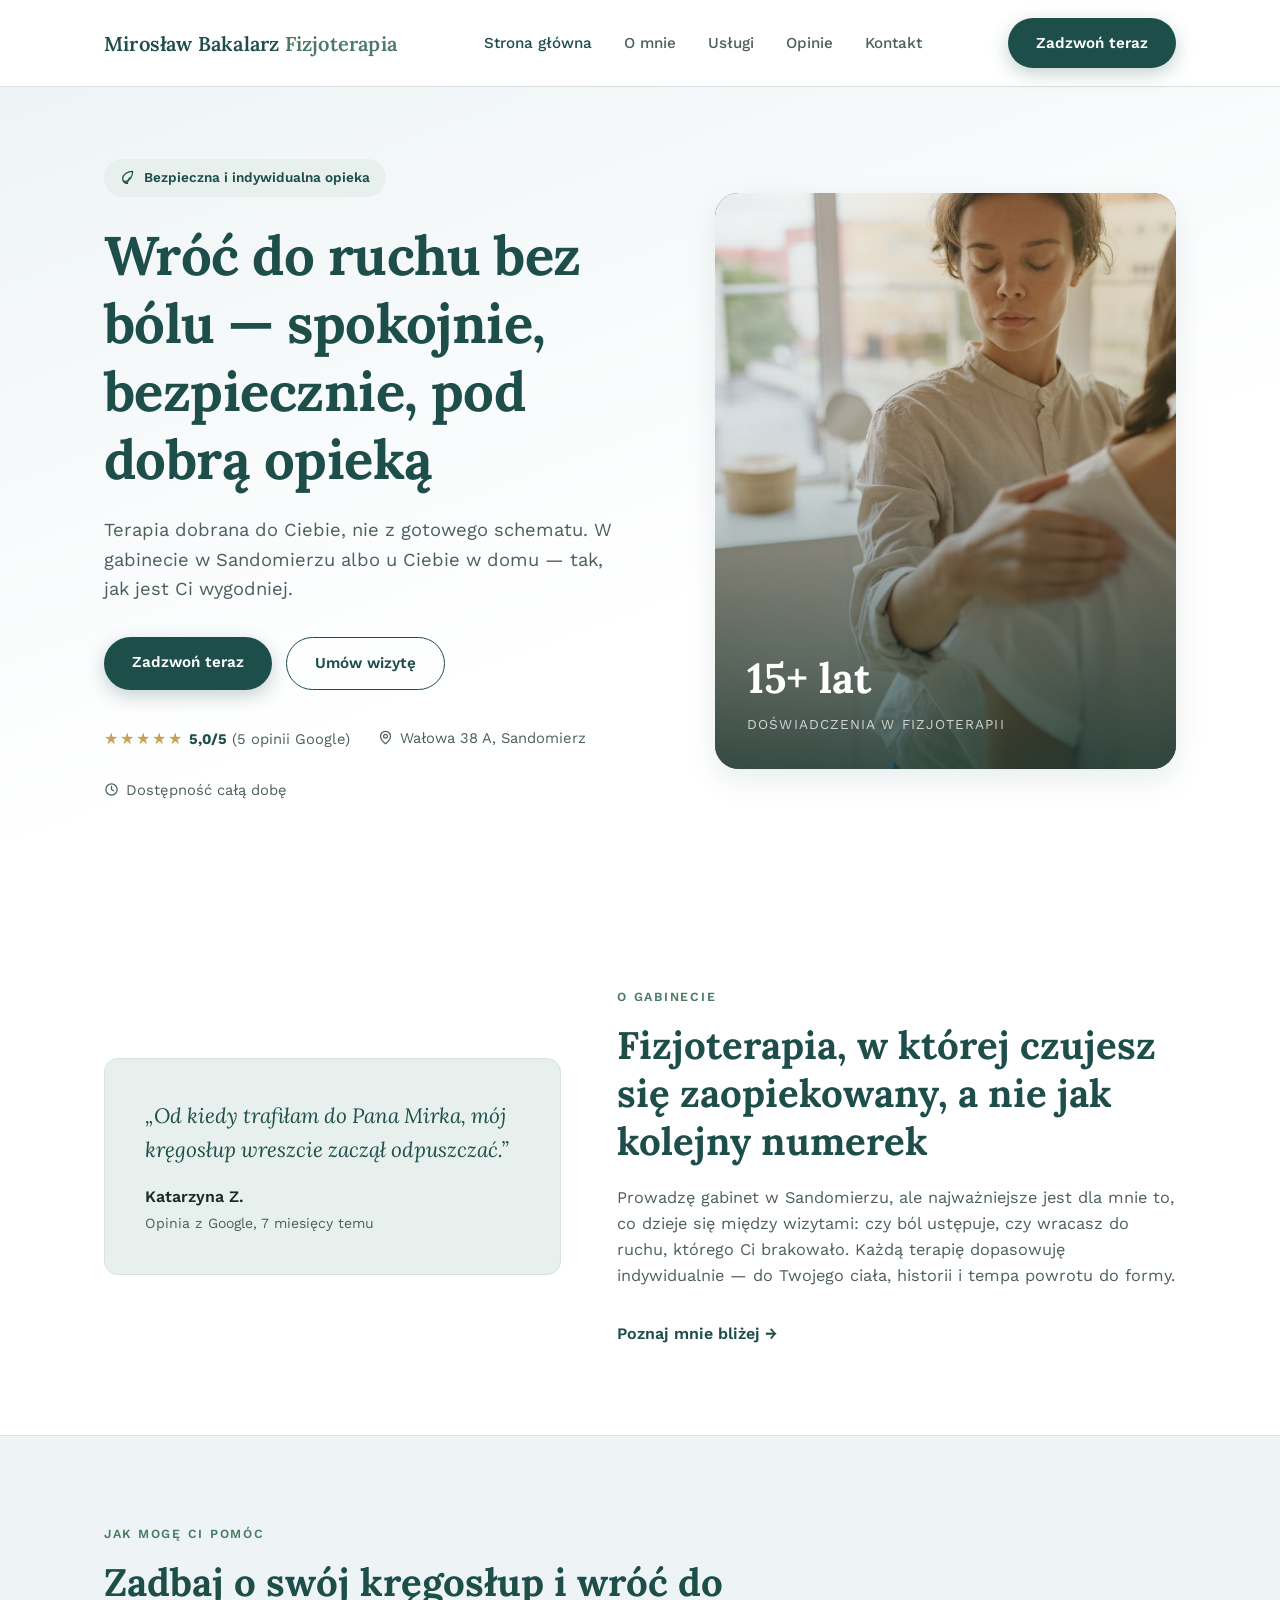
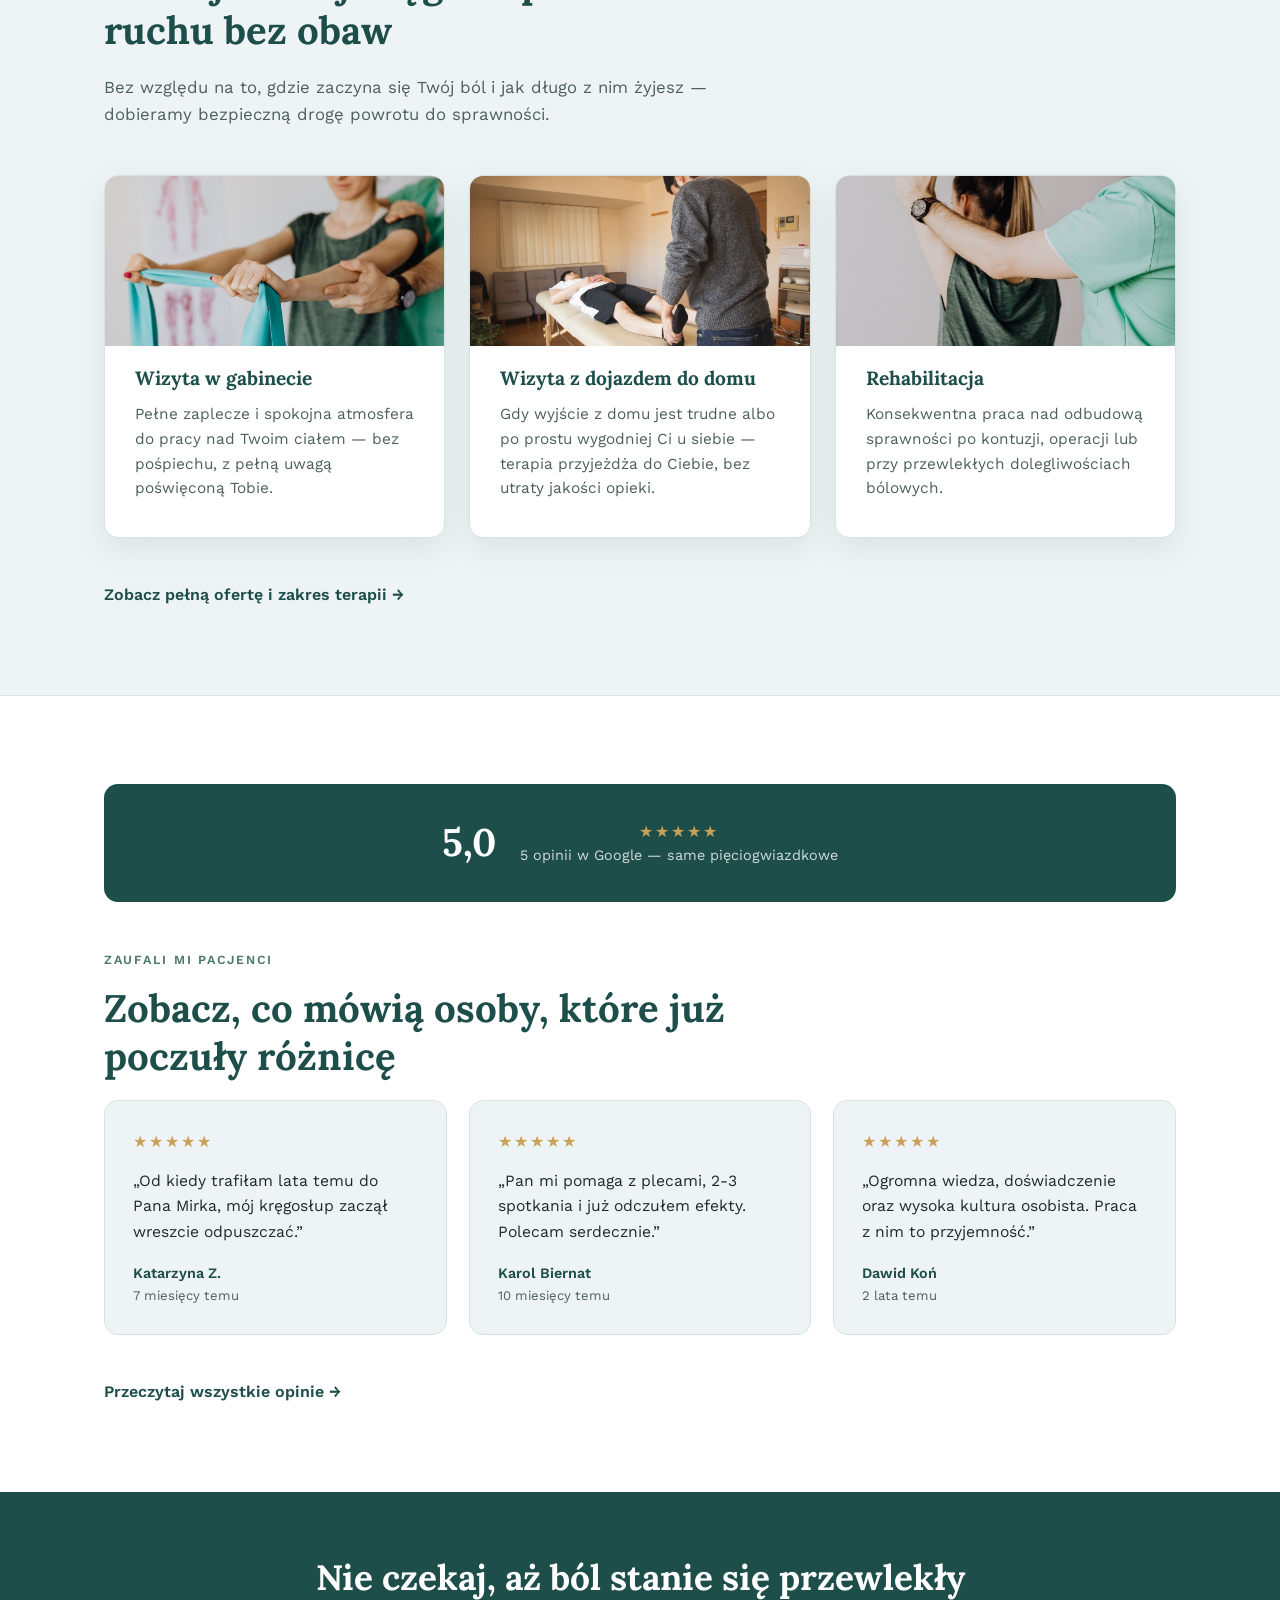
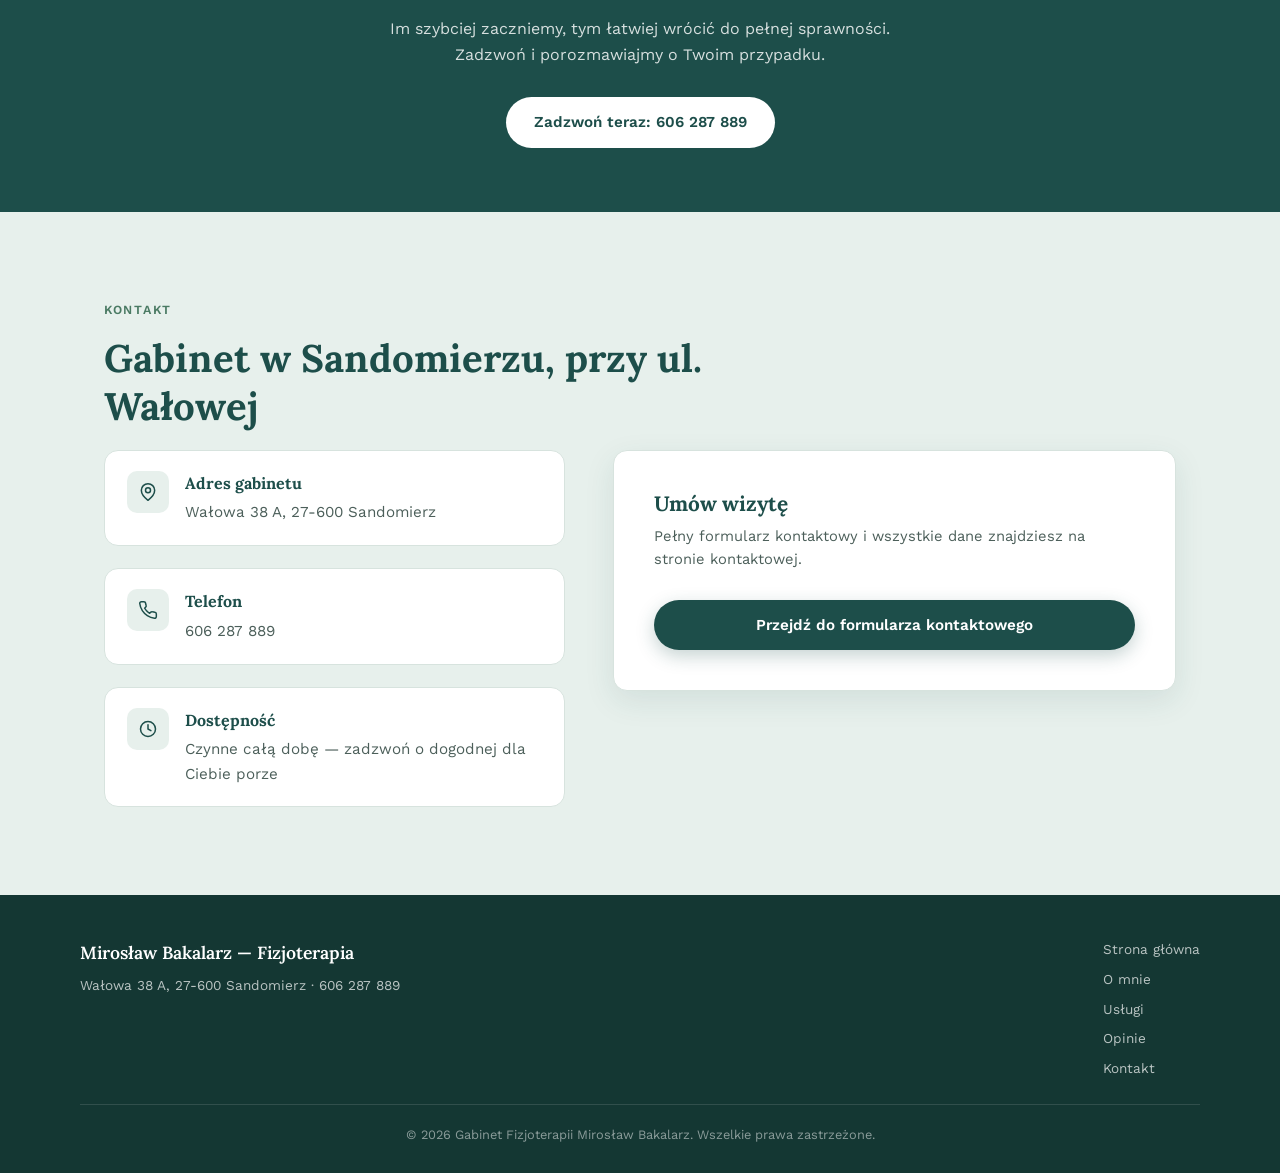
<file: index.html>
<!DOCTYPE html>
<html lang="pl">
<head>
<meta charset="UTF-8">
<meta name="viewport" content="width=device-width, initial-scale=1.0">
<title>Fizjoterapeuta Sandomierz — Gabinet Fizjoterapii Mirosław Bakalarz</title>
<meta name="description" content="Gabinet Fizjoterapii Mirosław Bakalarz w Sandomierzu. Indywidualna terapia bólu kręgosłupa i rehabilitacja — wizyty w gabinecie lub z dojazdem do domu. Zadzwoń: 606 287 889.">
<link rel="canonical" href="https://bakalarz-fizjoterapia.vercel.app/index.html">
<link rel="preconnect" href="https://fonts.googleapis.com">
<link rel="preconnect" href="https://fonts.gstatic.com" crossorigin>
<link href="https://fonts.googleapis.com/css2?family=Lora:wght@500;600;700&family=Work+Sans:wght@300;400;500;600&display=swap" rel="stylesheet">
<link rel="stylesheet" href="style.css">
<script type="application/ld+json">
{
  "@context": "https://schema.org",
  "@type": "MedicalBusiness",
  "name": "Gabinet Fizjoterapii Mirosław Bakalarz",
  "telephone": "+48606287889",
  "priceRange": "$$",
  "address": {
    "@type": "PostalAddress",
    "streetAddress": "Wałowa 38 A",
    "addressLocality": "Sandomierz",
    "postalCode": "27-600",
    "addressCountry": "PL"
  },
  "areaServed": "Sandomierz",
  "openingHours": "Mo-Su 00:00-23:59",
  "aggregateRating": {
    "@type": "AggregateRating",
    "ratingValue": "5.0",
    "reviewCount": "5"
  }
}
</script>
</head>
<body>

<header>
  <nav class="nav">
    <a href="index.html" class="logo">Mirosław Bakalarz <span>Fizjoterapia</span></a>
    <div class="nav-links">
      <a href="index.html">Strona główna</a>
      <a href="o-mnie.html">O mnie</a>
      <a href="uslugi.html">Usługi</a>
      <a href="opinie.html">Opinie</a>
      <a href="kontakt.html">Kontakt</a>
    </div>
    <a href="tel:606287889" class="btn btn-primary nav-cta">Zadzwoń teraz</a>
    <button class="burger" id="burgerBtn" aria-label="Otwórz menu">☰</button>
  </nav>
  <div class="mobile-menu" id="mobileMenu">
    <a href="index.html">Strona główna</a>
    <a href="o-mnie.html">O mnie</a>
    <a href="uslugi.html">Usługi</a>
    <a href="opinie.html">Opinie</a>
    <a href="kontakt.html">Kontakt</a>
    <a href="tel:606287889" style="border:none; color: var(--deep-teal); font-weight:700;">Zadzwoń teraz: 606 287 889</a>
  </div>
</header>

<section class="hero" id="top">
  <div class="container hero-grid">
    <div>
      <span class="hero-badge"><svg viewBox="0 0 24 24" width="16" height="16" fill="none" stroke="currentColor" stroke-width="1.8" stroke-linecap="round" stroke-linejoin="round"><path d="M11 20A7 7 0 0 1 4 13c0-6 7-11 15-11 0 8-5 15-11 15a7 7 0 0 1-3-1z"/><path d="M11 20a15 15 0 0 1 4-9"/></svg> Bezpieczna i indywidualna opieka</span>
      <h1>Wróć do ruchu bez bólu — spokojnie, bezpiecznie, pod dobrą opieką</h1>
      <p class="lead">Terapia dobrana do Ciebie, nie z gotowego schematu. W gabinecie w Sandomierzu albo u Ciebie w domu — tak, jak jest Ci wygodniej.</p>
      <div class="hero-actions">
        <a href="tel:606287889" class="btn btn-primary">Zadzwoń teraz</a>
        <a href="kontakt.html" class="btn btn-outline">Umów wizytę</a>
      </div>
      <div class="hero-trust">
        <span><span class="stars">★★★★★</span> <strong>5,0/5</strong> (5 opinii Google)</span>
        <span><svg viewBox="0 0 24 24" width="15" height="15" fill="none" stroke="currentColor" stroke-width="2" stroke-linecap="round" stroke-linejoin="round" class="trust-icon"><path d="M20 10c0 6-8 12-8 12s-8-6-8-12a8 8 0 0 1 16 0z"/><circle cx="12" cy="10" r="3"/></svg> Wałowa 38 A, Sandomierz</span>
        <span><svg viewBox="0 0 24 24" width="15" height="15" fill="none" stroke="currentColor" stroke-width="2" stroke-linecap="round" stroke-linejoin="round" class="trust-icon"><circle cx="12" cy="12" r="9"/><path d="M12 7v5l3.5 2"/></svg> Dostępność całą dobę</span>
      </div>
    </div>
    <div class="hero-visual">
      <img src="images/hero-terapia.jpg" alt="Terapia manualna w gabinecie fizjoterapii Mirosława Bakalarza" class="hero-visual-img">
      <div class="hero-visual-overlay"></div>
      <div class="hero-visual-text">
        <span class="big">15+ lat</span>
        <span class="label">doświadczenia w fizjoterapii</span>
      </div>
    </div>
  </div>
</section>

<section class="about">
  <div class="container about-grid">
    <div class="about-card">
      <p class="quote">„Od kiedy trafiłam do Pana Mirka, mój kręgosłup wreszcie zaczął odpuszczać.”</p>
      <p class="who">Katarzyna Z. <span>Opinia z Google, 7 miesięcy temu</span></p>
    </div>
    <div>
      <span class="section-label">O gabinecie</span>
      <h2 class="section-title">Fizjoterapia, w której czujesz się zaopiekowany, a nie jak kolejny numerek</h2>
      <p style="color: var(--ink-soft); font-size: 1.02rem; max-width: 560px; margin-bottom: 8px;">
        Prowadzę gabinet w Sandomierzu, ale najważniejsze jest dla mnie to, co dzieje się między wizytami: czy ból ustępuje, czy wracasz do ruchu, którego Ci brakowało. Każdą terapię dopasowuję indywidualnie — do Twojego ciała, historii i tempa powrotu do formy.
      </p>
      <a href="o-mnie.html" class="teaser-link" style="margin-top:24px;">Poznaj mnie bliżej →</a>
    </div>
  </div>
</section>

<section class="services" id="uslugi">
  <div class="container">
    <span class="section-label">Jak mogę Ci pomóc</span>
    <h2 class="section-title">Zadbaj o swój kręgosłup i wróć do ruchu bez obaw</h2>
    <p class="section-sub">Bez względu na to, gdzie zaczyna się Twój ból i jak długo z nim żyjesz — dobieramy bezpieczną drogę powrotu do sprawności.</p>
    <div class="cards">
      <div class="card">
        <img src="images/usluga-gabinet.jpg" alt="Wnętrze gabinetu fizjoterapii" class="card-img">
        <h3>Wizyta w gabinecie</h3>
        <p>Pełne zaplecze i spokojna atmosfera do pracy nad Twoim ciałem — bez pośpiechu, z pełną uwagą poświęconą Tobie.</p>
      </div>
      <div class="card">
        <img src="images/usluga-dojazd.jpg" alt="Wizyta fizjoterapeutyczna z dojazdem do domu pacjenta" class="card-img">
        <h3>Wizyta z dojazdem do domu</h3>
        <p>Gdy wyjście z domu jest trudne albo po prostu wygodniej Ci u siebie — terapia przyjeżdża do Ciebie, bez utraty jakości opieki.</p>
      </div>
      <div class="card">
        <img src="images/usluga-rehabilitacja.jpg" alt="Ćwiczenia rehabilitacyjne pod okiem fizjoterapeuty" class="card-img">
        <h3>Rehabilitacja</h3>
        <p>Konsekwentna praca nad odbudową sprawności po kontuzji, operacji lub przy przewlekłych dolegliwościach bólowych.</p>
      </div>
    </div>
    <a href="uslugi.html" class="teaser-link">Zobacz pełną ofertę i zakres terapii →</a>
  </div>
</section>

<section class="reviews">
  <div class="container">
    <div class="rating-banner">
      <div><span class="num">5,0</span></div>
      <div>
        <span class="stars">★★★★★</span>
        <div class="sub">5 opinii w Google — same pięciogwiazdkowe</div>
      </div>
    </div>
    <span class="section-label">Zaufali mi pacjenci</span>
    <h2 class="section-title">Zobacz, co mówią osoby, które już poczuły różnicę</h2>
    <div class="review-grid">
      <div class="review">
        <span class="stars">★★★★★</span>
        <p>„Od kiedy trafiłam lata temu do Pana Mirka, mój kręgosłup zaczął wreszcie odpuszczać.”</p>
        <div class="author">Katarzyna Z.</div>
        <div class="when">7 miesięcy temu</div>
      </div>
      <div class="review">
        <span class="stars">★★★★★</span>
        <p>„Pan mi pomaga z plecami, 2-3 spotkania i już odczułem efekty. Polecam serdecznie.”</p>
        <div class="author">Karol Biernat</div>
        <div class="when">10 miesięcy temu</div>
      </div>
      <div class="review">
        <span class="stars">★★★★★</span>
        <p>„Ogromna wiedza, doświadczenie oraz wysoka kultura osobista. Praca z nim to przyjemność.”</p>
        <div class="author">Dawid Koń</div>
        <div class="when">2 lata temu</div>
      </div>
    </div>
    <a href="opinie.html" class="teaser-link">Przeczytaj wszystkie opinie →</a>
  </div>
</section>

<div class="cta-strip">
  <h2>Nie czekaj, aż ból stanie się przewlekły</h2>
  <p>Im szybciej zaczniemy, tym łatwiej wrócić do pełnej sprawności. Zadzwoń i porozmawiajmy o Twoim przypadku.</p>
  <a href="tel:606287889" class="btn btn-primary">Zadzwoń teraz: 606 287 889</a>
</div>

<section class="contact">
  <div class="container">
    <span class="section-label">Kontakt</span>
    <h2 class="section-title">Gabinet w Sandomierzu, przy ul. Wałowej</h2>
    <div class="contact-grid" style="align-items:start;">
      <div class="contact-info">
        <div class="contact-item">
          <div class="ico"><svg viewBox="0 0 24 24" width="20" height="20" fill="none" stroke="currentColor" stroke-width="1.8" stroke-linecap="round" stroke-linejoin="round"><path d="M20 10c0 6-8 12-8 12s-8-6-8-12a8 8 0 0 1 16 0z"/><circle cx="12" cy="10" r="3"/></svg></div>
          <div>
            <h4>Adres gabinetu</h4>
            <p>Wałowa 38 A, 27-600 Sandomierz</p>
          </div>
        </div>
        <div class="contact-item">
          <div class="ico"><svg viewBox="0 0 24 24" width="20" height="20" fill="none" stroke="currentColor" stroke-width="1.8" stroke-linecap="round" stroke-linejoin="round"><path d="M22 16.9v3a2 2 0 0 1-2.2 2 19.8 19.8 0 0 1-8.6-3.1 19.5 19.5 0 0 1-6-6 19.8 19.8 0 0 1-3.1-8.6A2 2 0 0 1 4.1 2h3a2 2 0 0 1 2 1.7c.1.9.3 1.8.6 2.7a2 2 0 0 1-.4 2.1L8 9.9a16 16 0 0 0 6 6l1.4-1.3a2 2 0 0 1 2.1-.4c.9.3 1.8.5 2.7.6a2 2 0 0 1 1.8 2.1z"/></svg></div>
          <div>
            <h4>Telefon</h4>
            <a href="tel:606287889">606 287 889</a>
          </div>
        </div>
        <div class="contact-item">
          <div class="ico"><svg viewBox="0 0 24 24" width="20" height="20" fill="none" stroke="currentColor" stroke-width="1.8" stroke-linecap="round" stroke-linejoin="round"><circle cx="12" cy="12" r="9"/><path d="M12 7v5l3.5 2"/></svg></div>
          <div>
            <h4>Dostępność</h4>
            <p>Czynne całą dobę — zadzwoń o dogodnej dla Ciebie porze</p>
          </div>
        </div>
      </div>
      <div class="form-card">
        <h3>Umów wizytę</h3>
        <p class="sub">Pełny formularz kontaktowy i wszystkie dane znajdziesz na stronie kontaktowej.</p>
        <a href="kontakt.html" class="btn btn-primary" style="width:100%; text-align:center;">Przejdź do formularza kontaktowego</a>
      </div>
    </div>
  </div>
</section>

<footer>
  <div class="footer-inner">
    <div>
      <div class="footer-logo">Mirosław Bakalarz — Fizjoterapia</div>
      <p>Wałowa 38 A, 27-600 Sandomierz · 606 287 889</p>
    </div>
    <ul class="footer-links">
      <a href="index.html">Strona główna</a>
      <a href="o-mnie.html">O mnie</a>
      <a href="uslugi.html">Usługi</a>
      <a href="opinie.html">Opinie</a>
      <a href="kontakt.html">Kontakt</a>
    </ul>
  </div>
  <div class="footer-bottom">
    © <span id="year"></span> Gabinet Fizjoterapii Mirosław Bakalarz. Wszelkie prawa zastrzeżone.
  </div>
</footer>

<script src="script.js"></script>
</body>
</html>
</file>
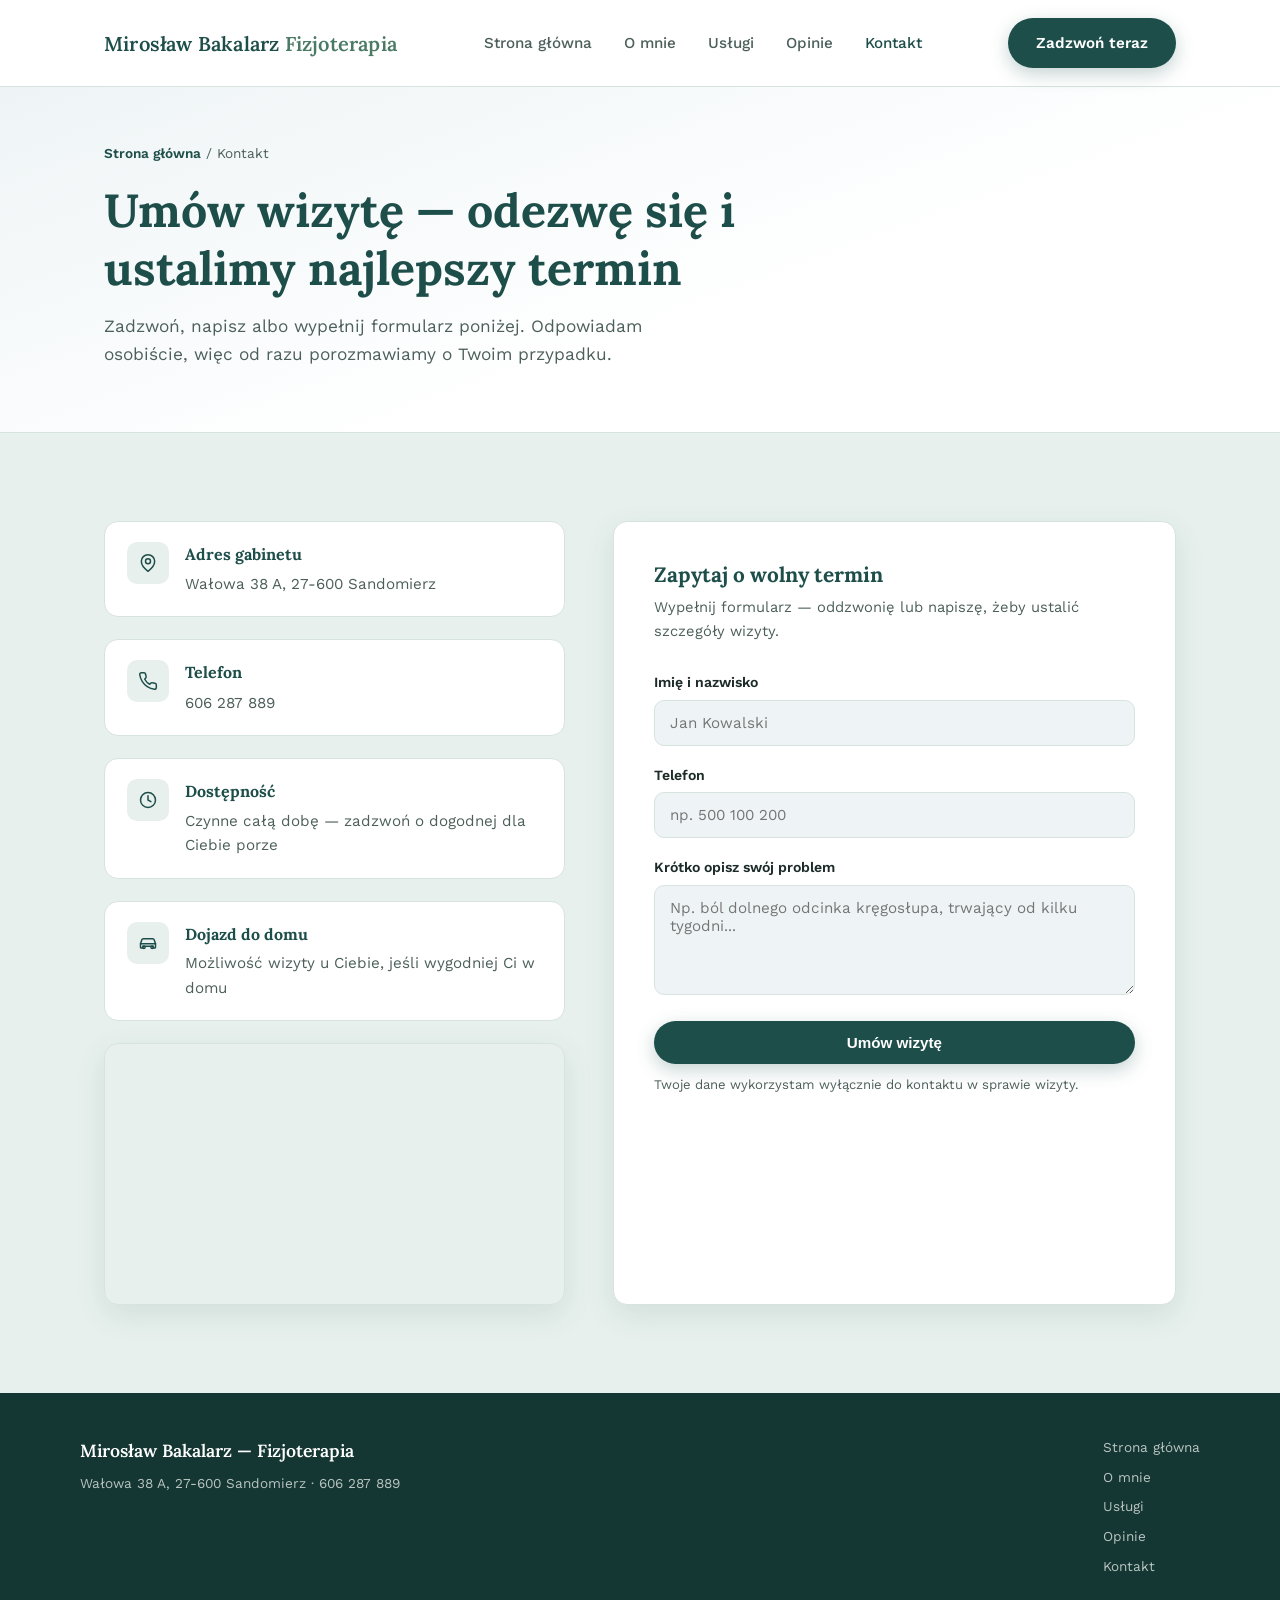
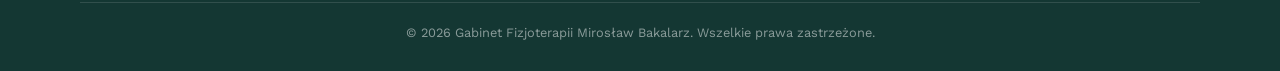
<file: kontakt.html>
<!DOCTYPE html>
<html lang="pl">
<head>
<meta charset="UTF-8">
<meta name="viewport" content="width=device-width, initial-scale=1.0">
<title>Kontakt i umów wizytę — Fizjoterapeuta Sandomierz, Wałowa 38 A</title>
<meta name="description" content="Skontaktuj się z gabinetem fizjoterapii Mirosława Bakalarza w Sandomierzu. Adres: Wałowa 38 A. Telefon: 606 287 889. Formularz kontaktowy dostępny na stronie.">
<link rel="canonical" href="https://bakalarz-fizjoterapia.vercel.app/kontakt.html">
<link rel="preconnect" href="https://fonts.googleapis.com">
<link rel="preconnect" href="https://fonts.gstatic.com" crossorigin>
<link href="https://fonts.googleapis.com/css2?family=Lora:wght@500;600;700&family=Work+Sans:wght@300;400;500;600&display=swap" rel="stylesheet">
<link rel="stylesheet" href="style.css">
<script type="application/ld+json">
{
  "@context": "https://schema.org",
  "@type": "MedicalBusiness",
  "name": "Gabinet Fizjoterapii Mirosław Bakalarz",
  "telephone": "+48606287889",
  "priceRange": "$$",
  "address": {
    "@type": "PostalAddress",
    "streetAddress": "Wałowa 38 A",
    "addressLocality": "Sandomierz",
    "postalCode": "27-600",
    "addressCountry": "PL"
  },
  "areaServed": "Sandomierz",
  "openingHours": "Mo-Su 00:00-23:59"
}
</script>
</head>
<body>

<header>
  <nav class="nav">
    <a href="index.html" class="logo">Mirosław Bakalarz <span>Fizjoterapia</span></a>
    <div class="nav-links">
      <a href="index.html">Strona główna</a>
      <a href="o-mnie.html">O mnie</a>
      <a href="uslugi.html">Usługi</a>
      <a href="opinie.html">Opinie</a>
      <a href="kontakt.html">Kontakt</a>
    </div>
    <a href="tel:606287889" class="btn btn-primary nav-cta">Zadzwoń teraz</a>
    <button class="burger" id="burgerBtn" aria-label="Otwórz menu">☰</button>
  </nav>
  <div class="mobile-menu" id="mobileMenu">
    <a href="index.html">Strona główna</a>
    <a href="o-mnie.html">O mnie</a>
    <a href="uslugi.html">Usługi</a>
    <a href="opinie.html">Opinie</a>
    <a href="kontakt.html">Kontakt</a>
    <a href="tel:606287889" style="border:none; color: var(--deep-teal); font-weight:700;">Zadzwoń teraz: 606 287 889</a>
  </div>
</header>

<section class="page-hero">
  <div class="container">
    <div class="breadcrumb"><a href="index.html">Strona główna</a> / Kontakt</div>
    <h1>Umów wizytę — odezwę się i ustalimy najlepszy termin</h1>
    <p class="lead">Zadzwoń, napisz albo wypełnij formularz poniżej. Odpowiadam osobiście, więc od razu porozmawiamy o Twoim przypadku.</p>
  </div>
</section>

<section class="contact">
  <div class="container">
    <div class="contact-grid">
      <div class="contact-info">
        <div class="contact-item">
          <div class="ico"><svg viewBox="0 0 24 24" width="20" height="20" fill="none" stroke="currentColor" stroke-width="1.8" stroke-linecap="round" stroke-linejoin="round"><path d="M20 10c0 6-8 12-8 12s-8-6-8-12a8 8 0 0 1 16 0z"/><circle cx="12" cy="10" r="3"/></svg></div>
          <div>
            <h4>Adres gabinetu</h4>
            <p>Wałowa 38 A, 27-600 Sandomierz</p>
          </div>
        </div>
        <div class="contact-item">
          <div class="ico"><svg viewBox="0 0 24 24" width="20" height="20" fill="none" stroke="currentColor" stroke-width="1.8" stroke-linecap="round" stroke-linejoin="round"><path d="M22 16.9v3a2 2 0 0 1-2.2 2 19.8 19.8 0 0 1-8.6-3.1 19.5 19.5 0 0 1-6-6 19.8 19.8 0 0 1-3.1-8.6A2 2 0 0 1 4.1 2h3a2 2 0 0 1 2 1.7c.1.9.3 1.8.6 2.7a2 2 0 0 1-.4 2.1L8 9.9a16 16 0 0 0 6 6l1.4-1.3a2 2 0 0 1 2.1-.4c.9.3 1.8.5 2.7.6a2 2 0 0 1 1.8 2.1z"/></svg></div>
          <div>
            <h4>Telefon</h4>
            <a href="tel:606287889">606 287 889</a>
          </div>
        </div>
        <div class="contact-item">
          <div class="ico"><svg viewBox="0 0 24 24" width="20" height="20" fill="none" stroke="currentColor" stroke-width="1.8" stroke-linecap="round" stroke-linejoin="round"><circle cx="12" cy="12" r="9"/><path d="M12 7v5l3.5 2"/></svg></div>
          <div>
            <h4>Dostępność</h4>
            <p>Czynne całą dobę — zadzwoń o dogodnej dla Ciebie porze</p>
          </div>
        </div>
        <div class="contact-item">
          <div class="ico"><svg viewBox="0 0 24 24" width="20" height="20" fill="none" stroke="currentColor" stroke-width="1.8" stroke-linecap="round" stroke-linejoin="round"><path d="M3 13l1.5-4.5A2 2 0 0 1 6.4 7h11.2a2 2 0 0 1 1.9 1.5L21 13"/><path d="M3 13h18v4a1 1 0 0 1-1 1h-1a1 1 0 0 1-1-1v-1H6v1a1 1 0 0 1-1 1H4a1 1 0 0 1-1-1z"/><circle cx="7" cy="17" r="1.5"/><circle cx="17" cy="17" r="1.5"/></svg></div>
          <div>
            <h4>Dojazd do domu</h4>
            <p>Możliwość wizyty u Ciebie, jeśli wygodniej Ci w domu</p>
          </div>
        </div>
        <div class="map-embed">
          <iframe
            src="https://www.google.com/maps?q=Wa%C5%82owa+38A%2C+27-600+Sandomierz&output=embed"
            loading="lazy"
            referrerpolicy="no-referrer-when-downgrade"
            title="Mapa dojazdu do gabinetu — Wałowa 38 A, Sandomierz">
          </iframe>
        </div>
      </div>

      <div class="form-card">
        <h3>Zapytaj o wolny termin</h3>
        <p class="sub">Wypełnij formularz — oddzwonię lub napiszę, żeby ustalić szczegóły wizyty.</p>
        <div class="form-success" id="formSuccess">Dziękuję! Wiadomość została wysłana — odezwę się najszybciej, jak to możliwe.</div>
        <form id="contactForm" action="https://formspree.io/f/PLACEHOLDER" method="POST">
          <div class="field">
            <label for="name">Imię i nazwisko</label>
            <input type="text" id="name" name="name" placeholder="Jan Kowalski" required>
          </div>
          <div class="field">
            <label for="phone">Telefon</label>
            <input type="tel" id="phone" name="phone" placeholder="np. 500 100 200" required>
          </div>
          <div class="field">
            <label for="message">Krótko opisz swój problem</label>
            <textarea id="message" name="message" placeholder="Np. ból dolnego odcinka kręgosłupa, trwający od kilku tygodni..."></textarea>
          </div>
          <button type="submit" class="btn btn-primary" style="width:100%;">Umów wizytę</button>
          <p class="form-note">Twoje dane wykorzystam wyłącznie do kontaktu w sprawie wizyty.</p>
        </form>
      </div>
    </div>
  </div>
</section>

<footer>
  <div class="footer-inner">
    <div>
      <div class="footer-logo">Mirosław Bakalarz — Fizjoterapia</div>
      <p>Wałowa 38 A, 27-600 Sandomierz · 606 287 889</p>
    </div>
    <ul class="footer-links">
      <a href="index.html">Strona główna</a>
      <a href="o-mnie.html">O mnie</a>
      <a href="uslugi.html">Usługi</a>
      <a href="opinie.html">Opinie</a>
      <a href="kontakt.html">Kontakt</a>
    </ul>
  </div>
  <div class="footer-bottom">
    © <span id="year"></span> Gabinet Fizjoterapii Mirosław Bakalarz. Wszelkie prawa zastrzeżone.
  </div>
</footer>

<script src="script.js"></script>
</body>
</html>
</file>
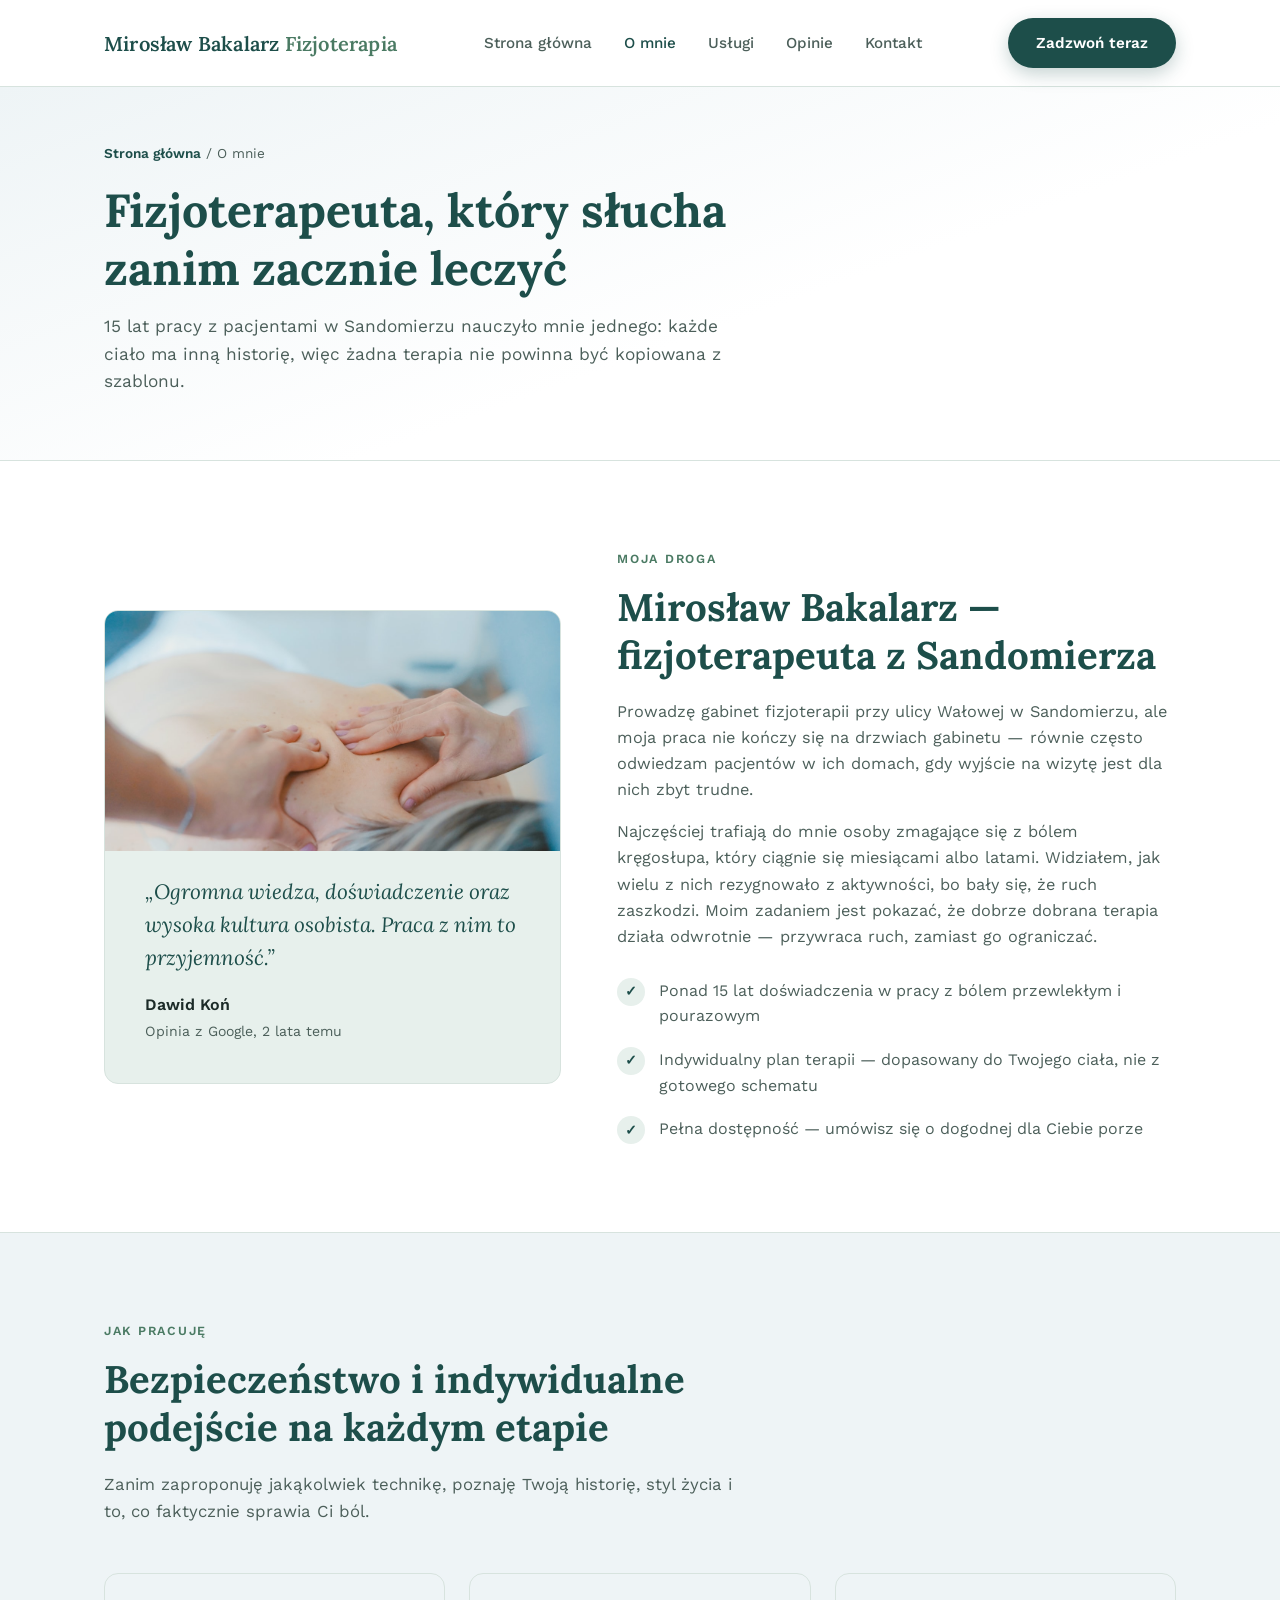
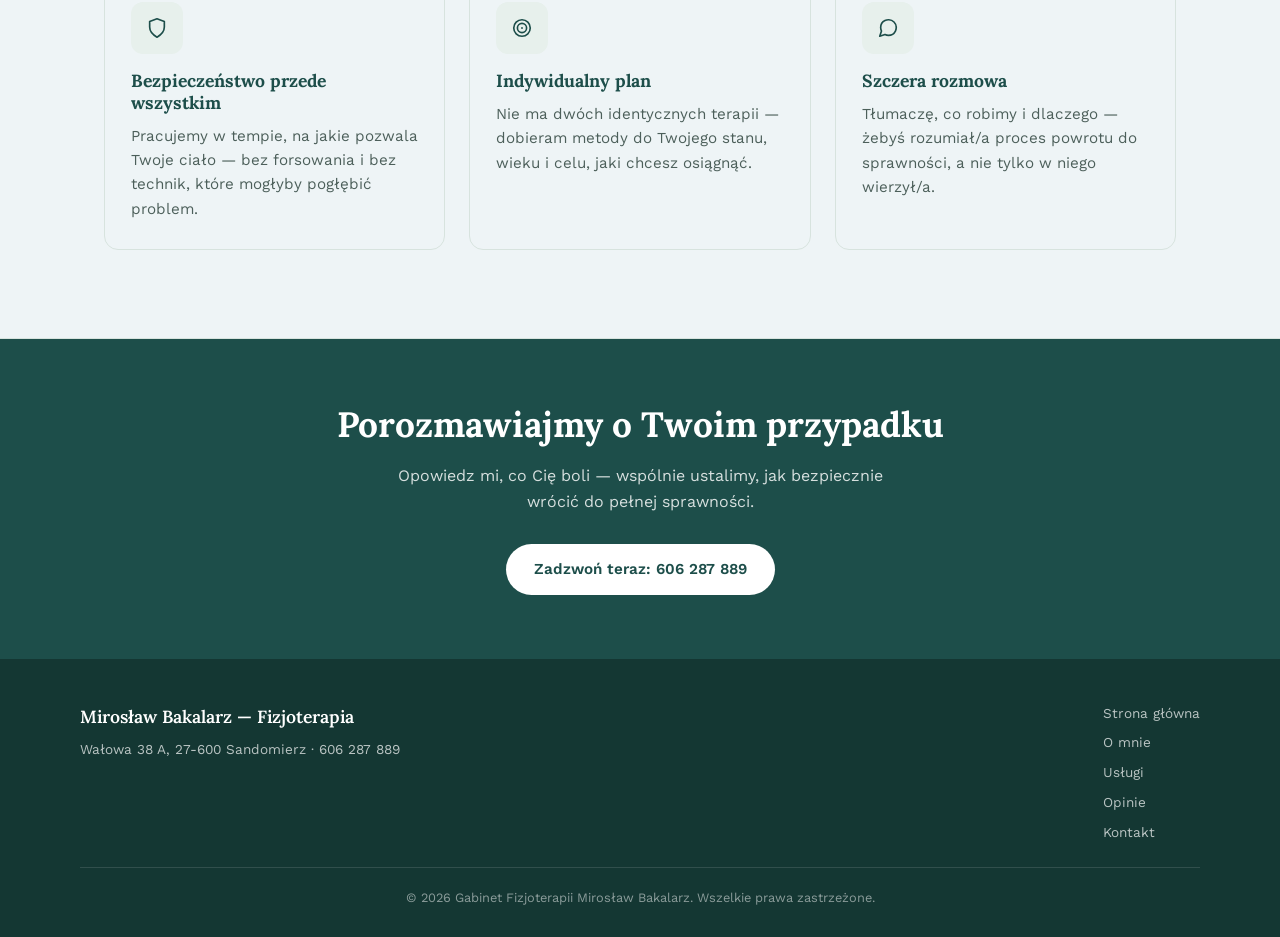
<file: o-mnie.html>
<!DOCTYPE html>
<html lang="pl">
<head>
<meta charset="UTF-8">
<meta name="viewport" content="width=device-width, initial-scale=1.0">
<title>O mnie — Fizjoterapeuta Mirosław Bakalarz, Sandomierz</title>
<meta name="description" content="Poznaj Mirosława Bakalarza — fizjoterapeutę z wieloletnim doświadczeniem, prowadzącego gabinet w Sandomierzu. Indywidualne podejście, bezpieczna terapia, zaufanie pacjentów.">
<link rel="canonical" href="https://bakalarz-fizjoterapia.vercel.app/o-mnie.html">
<link rel="preconnect" href="https://fonts.googleapis.com">
<link rel="preconnect" href="https://fonts.gstatic.com" crossorigin>
<link href="https://fonts.googleapis.com/css2?family=Lora:wght@500;600;700&family=Work+Sans:wght@300;400;500;600&display=swap" rel="stylesheet">
<link rel="stylesheet" href="style.css">
<script type="application/ld+json">
{
  "@context": "https://schema.org",
  "@type": "MedicalBusiness",
  "name": "Gabinet Fizjoterapii Mirosław Bakalarz",
  "telephone": "+48606287889",
  "priceRange": "$$",
  "address": {
    "@type": "PostalAddress",
    "streetAddress": "Wałowa 38 A",
    "addressLocality": "Sandomierz",
    "postalCode": "27-600",
    "addressCountry": "PL"
  },
  "areaServed": "Sandomierz",
  "openingHours": "Mo-Su 00:00-23:59"
}
</script>
</head>
<body>

<header>
  <nav class="nav">
    <a href="index.html" class="logo">Mirosław Bakalarz <span>Fizjoterapia</span></a>
    <div class="nav-links">
      <a href="index.html">Strona główna</a>
      <a href="o-mnie.html">O mnie</a>
      <a href="uslugi.html">Usługi</a>
      <a href="opinie.html">Opinie</a>
      <a href="kontakt.html">Kontakt</a>
    </div>
    <a href="tel:606287889" class="btn btn-primary nav-cta">Zadzwoń teraz</a>
    <button class="burger" id="burgerBtn" aria-label="Otwórz menu">☰</button>
  </nav>
  <div class="mobile-menu" id="mobileMenu">
    <a href="index.html">Strona główna</a>
    <a href="o-mnie.html">O mnie</a>
    <a href="uslugi.html">Usługi</a>
    <a href="opinie.html">Opinie</a>
    <a href="kontakt.html">Kontakt</a>
    <a href="tel:606287889" style="border:none; color: var(--deep-teal); font-weight:700;">Zadzwoń teraz: 606 287 889</a>
  </div>
</header>

<section class="page-hero">
  <div class="container">
    <div class="breadcrumb"><a href="index.html">Strona główna</a> / O mnie</div>
    <h1>Fizjoterapeuta, który słucha zanim zacznie leczyć</h1>
    <p class="lead">15 lat pracy z pacjentami w Sandomierzu nauczyło mnie jednego: każde ciało ma inną historię, więc żadna terapia nie powinna być kopiowana z szablonu.</p>
  </div>
</section>

<section class="about">
  <div class="container about-grid">
    <div class="about-card">
      <img src="images/o-mnie-dloni.jpg" alt="Mirosław Bakalarz podczas terapii manualnej" class="photo">
      <p class="quote">„Ogromna wiedza, doświadczenie oraz wysoka kultura osobista. Praca z nim to przyjemność.”</p>
      <p class="who">Dawid Koń <span>Opinia z Google, 2 lata temu</span></p>
    </div>
    <div>
      <span class="section-label">Moja droga</span>
      <h2 class="section-title">Mirosław Bakalarz — fizjoterapeuta z Sandomierza</h2>
      <p style="color: var(--ink-soft); font-size: 1.02rem; max-width: 560px; margin-bottom: 16px;">
        Prowadzę gabinet fizjoterapii przy ulicy Wałowej w Sandomierzu, ale moja praca nie kończy się na drzwiach gabinetu — równie często odwiedzam pacjentów w ich domach, gdy wyjście na wizytę jest dla nich zbyt trudne.
      </p>
      <p style="color: var(--ink-soft); font-size: 1.02rem; max-width: 560px;">
        Najczęściej trafiają do mnie osoby zmagające się z bólem kręgosłupa, który ciągnie się miesiącami albo latami. Widziałem, jak wielu z nich rezygnowało z aktywności, bo bały się, że ruch zaszkodzi. Moim zadaniem jest pokazać, że dobrze dobrana terapia działa odwrotnie — przywraca ruch, zamiast go ograniczać.
      </p>
      <ul class="about-points">
        <li><span class="dot">✓</span> Ponad 15 lat doświadczenia w pracy z bólem przewlekłym i pourazowym</li>
        <li><span class="dot">✓</span> Indywidualny plan terapii — dopasowany do Twojego ciała, nie z gotowego schematu</li>
        <li><span class="dot">✓</span> Pełna dostępność — umówisz się o dogodnej dla Ciebie porze</li>
      </ul>
    </div>
  </div>
</section>

<section class="services">
  <div class="container">
    <span class="section-label">Jak pracuję</span>
    <h2 class="section-title">Bezpieczeństwo i indywidualne podejście na każdym etapie</h2>
    <p class="section-sub">Zanim zaproponuję jakąkolwiek technikę, poznaję Twoją historię, styl życia i to, co faktycznie sprawia Ci ból.</p>
    <div class="values-grid">
      <div class="value-item">
        <div class="card-icon"><svg viewBox="0 0 24 24" width="22" height="22" fill="none" stroke="currentColor" stroke-width="1.8" stroke-linecap="round" stroke-linejoin="round"><path d="M12 2 4 5v6c0 5 3.5 8.5 8 11 4.5-2.5 8-6 8-11V5z"/></svg></div>
        <h3>Bezpieczeństwo przede wszystkim</h3>
        <p>Pracujemy w tempie, na jakie pozwala Twoje ciało — bez forsowania i bez technik, które mogłyby pogłębić problem.</p>
      </div>
      <div class="value-item">
        <div class="card-icon"><svg viewBox="0 0 24 24" width="22" height="22" fill="none" stroke="currentColor" stroke-width="1.8" stroke-linecap="round" stroke-linejoin="round"><circle cx="12" cy="12" r="9"/><circle cx="12" cy="12" r="5"/><circle cx="12" cy="12" r="1" fill="currentColor" stroke="none"/></svg></div>
        <h3>Indywidualny plan</h3>
        <p>Nie ma dwóch identycznych terapii — dobieram metody do Twojego stanu, wieku i celu, jaki chcesz osiągnąć.</p>
      </div>
      <div class="value-item">
        <div class="card-icon"><svg viewBox="0 0 24 24" width="22" height="22" fill="none" stroke="currentColor" stroke-width="1.8" stroke-linecap="round" stroke-linejoin="round"><path d="M21 11.5a8.38 8.38 0 0 1-.9 3.8 8.5 8.5 0 0 1-7.6 4.7 8.38 8.38 0 0 1-3.8-.9L3 21l1.9-5.7a8.38 8.38 0 0 1-.9-3.8 8.5 8.5 0 0 1 4.7-7.6 8.38 8.38 0 0 1 3.8-.9h.5a8.48 8.48 0 0 1 8 8v.5z"/></svg></div>
        <h3>Szczera rozmowa</h3>
        <p>Tłumaczę, co robimy i dlaczego — żebyś rozumiał/a proces powrotu do sprawności, a nie tylko w niego wierzył/a.</p>
      </div>
    </div>
  </div>
</section>

<div class="cta-strip">
  <h2>Porozmawiajmy o Twoim przypadku</h2>
  <p>Opowiedz mi, co Cię boli — wspólnie ustalimy, jak bezpiecznie wrócić do pełnej sprawności.</p>
  <a href="tel:606287889" class="btn btn-primary">Zadzwoń teraz: 606 287 889</a>
</div>

<footer>
  <div class="footer-inner">
    <div>
      <div class="footer-logo">Mirosław Bakalarz — Fizjoterapia</div>
      <p>Wałowa 38 A, 27-600 Sandomierz · 606 287 889</p>
    </div>
    <ul class="footer-links">
      <a href="index.html">Strona główna</a>
      <a href="o-mnie.html">O mnie</a>
      <a href="uslugi.html">Usługi</a>
      <a href="opinie.html">Opinie</a>
      <a href="kontakt.html">Kontakt</a>
    </ul>
  </div>
  <div class="footer-bottom">
    © <span id="year"></span> Gabinet Fizjoterapii Mirosław Bakalarz. Wszelkie prawa zastrzeżone.
  </div>
</footer>

<script src="script.js"></script>
</body>
</html>
</file>
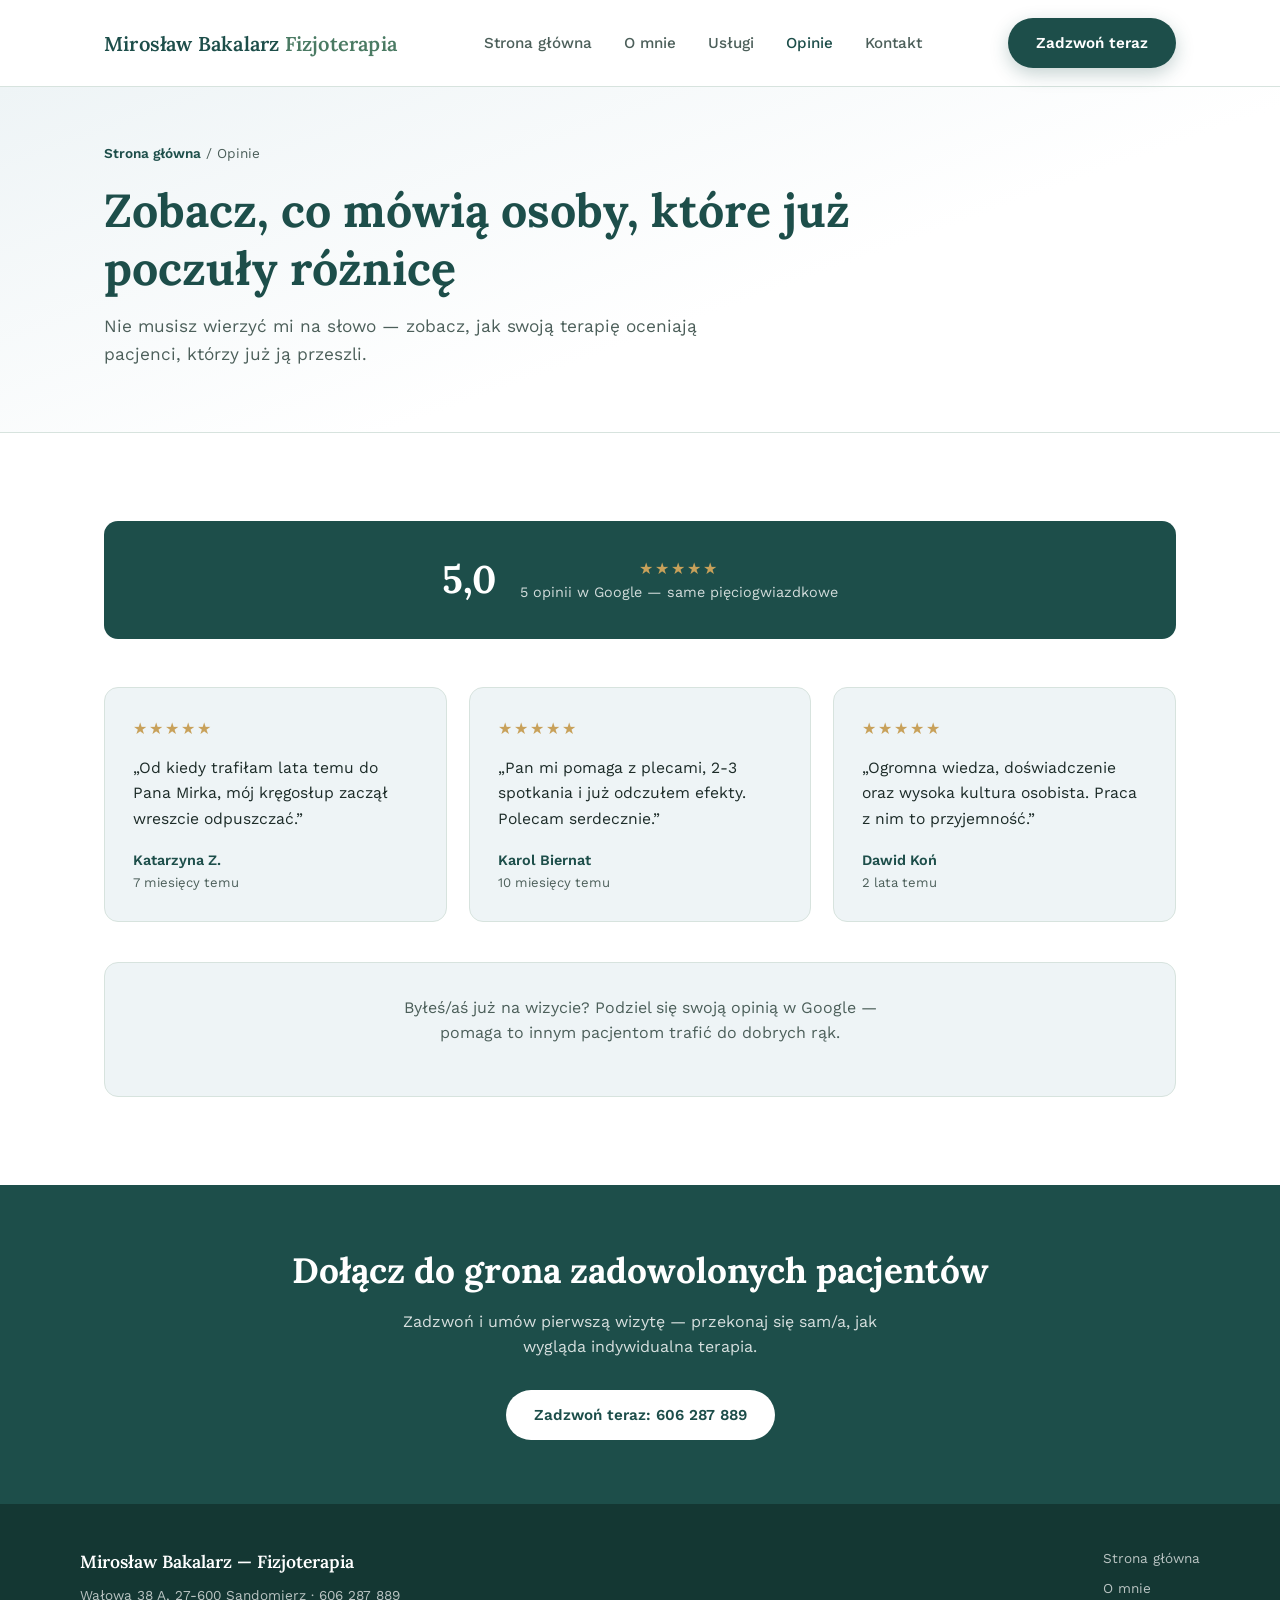
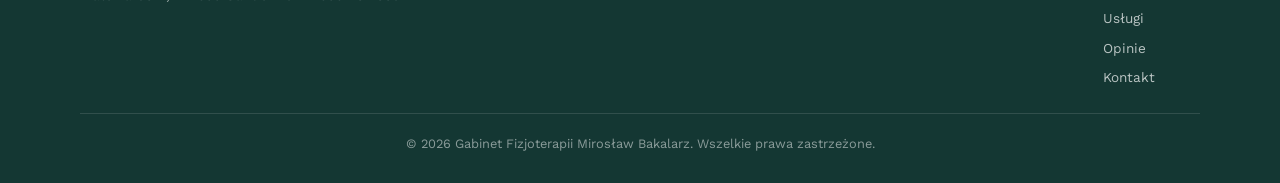
<file: opinie.html>
<!DOCTYPE html>
<html lang="pl">
<head>
<meta charset="UTF-8">
<meta name="viewport" content="width=device-width, initial-scale=1.0">
<title>Opinie pacjentów — Gabinet Fizjoterapii Mirosław Bakalarz, Sandomierz</title>
<meta name="description" content="Zobacz opinie pacjentów gabinetu fizjoterapii Mirosława Bakalarza w Sandomierzu. Średnia ocena 5,0/5 w Google. Wystaw własną opinię.">
<link rel="canonical" href="https://bakalarz-fizjoterapia.vercel.app/opinie.html">
<link rel="preconnect" href="https://fonts.googleapis.com">
<link rel="preconnect" href="https://fonts.gstatic.com" crossorigin>
<link href="https://fonts.googleapis.com/css2?family=Lora:wght@500;600;700&family=Work+Sans:wght@300;400;500;600&display=swap" rel="stylesheet">
<link rel="stylesheet" href="style.css">
<script type="application/ld+json">
{
  "@context": "https://schema.org",
  "@type": "MedicalBusiness",
  "name": "Gabinet Fizjoterapii Mirosław Bakalarz",
  "telephone": "+48606287889",
  "priceRange": "$$",
  "address": {
    "@type": "PostalAddress",
    "streetAddress": "Wałowa 38 A",
    "addressLocality": "Sandomierz",
    "postalCode": "27-600",
    "addressCountry": "PL"
  },
  "areaServed": "Sandomierz",
  "openingHours": "Mo-Su 00:00-23:59",
  "aggregateRating": {
    "@type": "AggregateRating",
    "ratingValue": "5.0",
    "reviewCount": "5"
  }
}
</script>
</head>
<body>

<header>
  <nav class="nav">
    <a href="index.html" class="logo">Mirosław Bakalarz <span>Fizjoterapia</span></a>
    <div class="nav-links">
      <a href="index.html">Strona główna</a>
      <a href="o-mnie.html">O mnie</a>
      <a href="uslugi.html">Usługi</a>
      <a href="opinie.html">Opinie</a>
      <a href="kontakt.html">Kontakt</a>
    </div>
    <a href="tel:606287889" class="btn btn-primary nav-cta">Zadzwoń teraz</a>
    <button class="burger" id="burgerBtn" aria-label="Otwórz menu">☰</button>
  </nav>
  <div class="mobile-menu" id="mobileMenu">
    <a href="index.html">Strona główna</a>
    <a href="o-mnie.html">O mnie</a>
    <a href="uslugi.html">Usługi</a>
    <a href="opinie.html">Opinie</a>
    <a href="kontakt.html">Kontakt</a>
    <a href="tel:606287889" style="border:none; color: var(--deep-teal); font-weight:700;">Zadzwoń teraz: 606 287 889</a>
  </div>
</header>

<section class="page-hero">
  <div class="container">
    <div class="breadcrumb"><a href="index.html">Strona główna</a> / Opinie</div>
    <h1>Zobacz, co mówią osoby, które już poczuły różnicę</h1>
    <p class="lead">Nie musisz wierzyć mi na słowo — zobacz, jak swoją terapię oceniają pacjenci, którzy już ją przeszli.</p>
  </div>
</section>

<section class="reviews">
  <div class="container">
    <div class="rating-banner">
      <div><span class="num">5,0</span></div>
      <div>
        <span class="stars">★★★★★</span>
        <div class="sub">5 opinii w Google — same pięciogwiazdkowe</div>
      </div>
    </div>
    <div class="review-grid">
      <div class="review">
        <span class="stars">★★★★★</span>
        <p>„Od kiedy trafiłam lata temu do Pana Mirka, mój kręgosłup zaczął wreszcie odpuszczać.”</p>
        <div class="author">Katarzyna Z.</div>
        <div class="when">7 miesięcy temu</div>
      </div>
      <div class="review">
        <span class="stars">★★★★★</span>
        <p>„Pan mi pomaga z plecami, 2-3 spotkania i już odczułem efekty. Polecam serdecznie.”</p>
        <div class="author">Karol Biernat</div>
        <div class="when">10 miesięcy temu</div>
      </div>
      <div class="review">
        <span class="stars">★★★★★</span>
        <p>„Ogromna wiedza, doświadczenie oraz wysoka kultura osobista. Praca z nim to przyjemność.”</p>
        <div class="author">Dawid Koń</div>
        <div class="when">2 lata temu</div>
      </div>
    </div>
    <div class="review-cta">
      <p>Byłeś/aś już na wizycie? Podziel się swoją opinią w Google — pomaga to innym pacjentom trafić do dobrych rąk.</p>
    </div>
  </div>
</section>

<div class="cta-strip">
  <h2>Dołącz do grona zadowolonych pacjentów</h2>
  <p>Zadzwoń i umów pierwszą wizytę — przekonaj się sam/a, jak wygląda indywidualna terapia.</p>
  <a href="tel:606287889" class="btn btn-primary">Zadzwoń teraz: 606 287 889</a>
</div>

<footer>
  <div class="footer-inner">
    <div>
      <div class="footer-logo">Mirosław Bakalarz — Fizjoterapia</div>
      <p>Wałowa 38 A, 27-600 Sandomierz · 606 287 889</p>
    </div>
    <ul class="footer-links">
      <a href="index.html">Strona główna</a>
      <a href="o-mnie.html">O mnie</a>
      <a href="uslugi.html">Usługi</a>
      <a href="opinie.html">Opinie</a>
      <a href="kontakt.html">Kontakt</a>
    </ul>
  </div>
  <div class="footer-bottom">
    © <span id="year"></span> Gabinet Fizjoterapii Mirosław Bakalarz. Wszelkie prawa zastrzeżone.
  </div>
</footer>

<script src="script.js"></script>
</body>
</html>
</file>
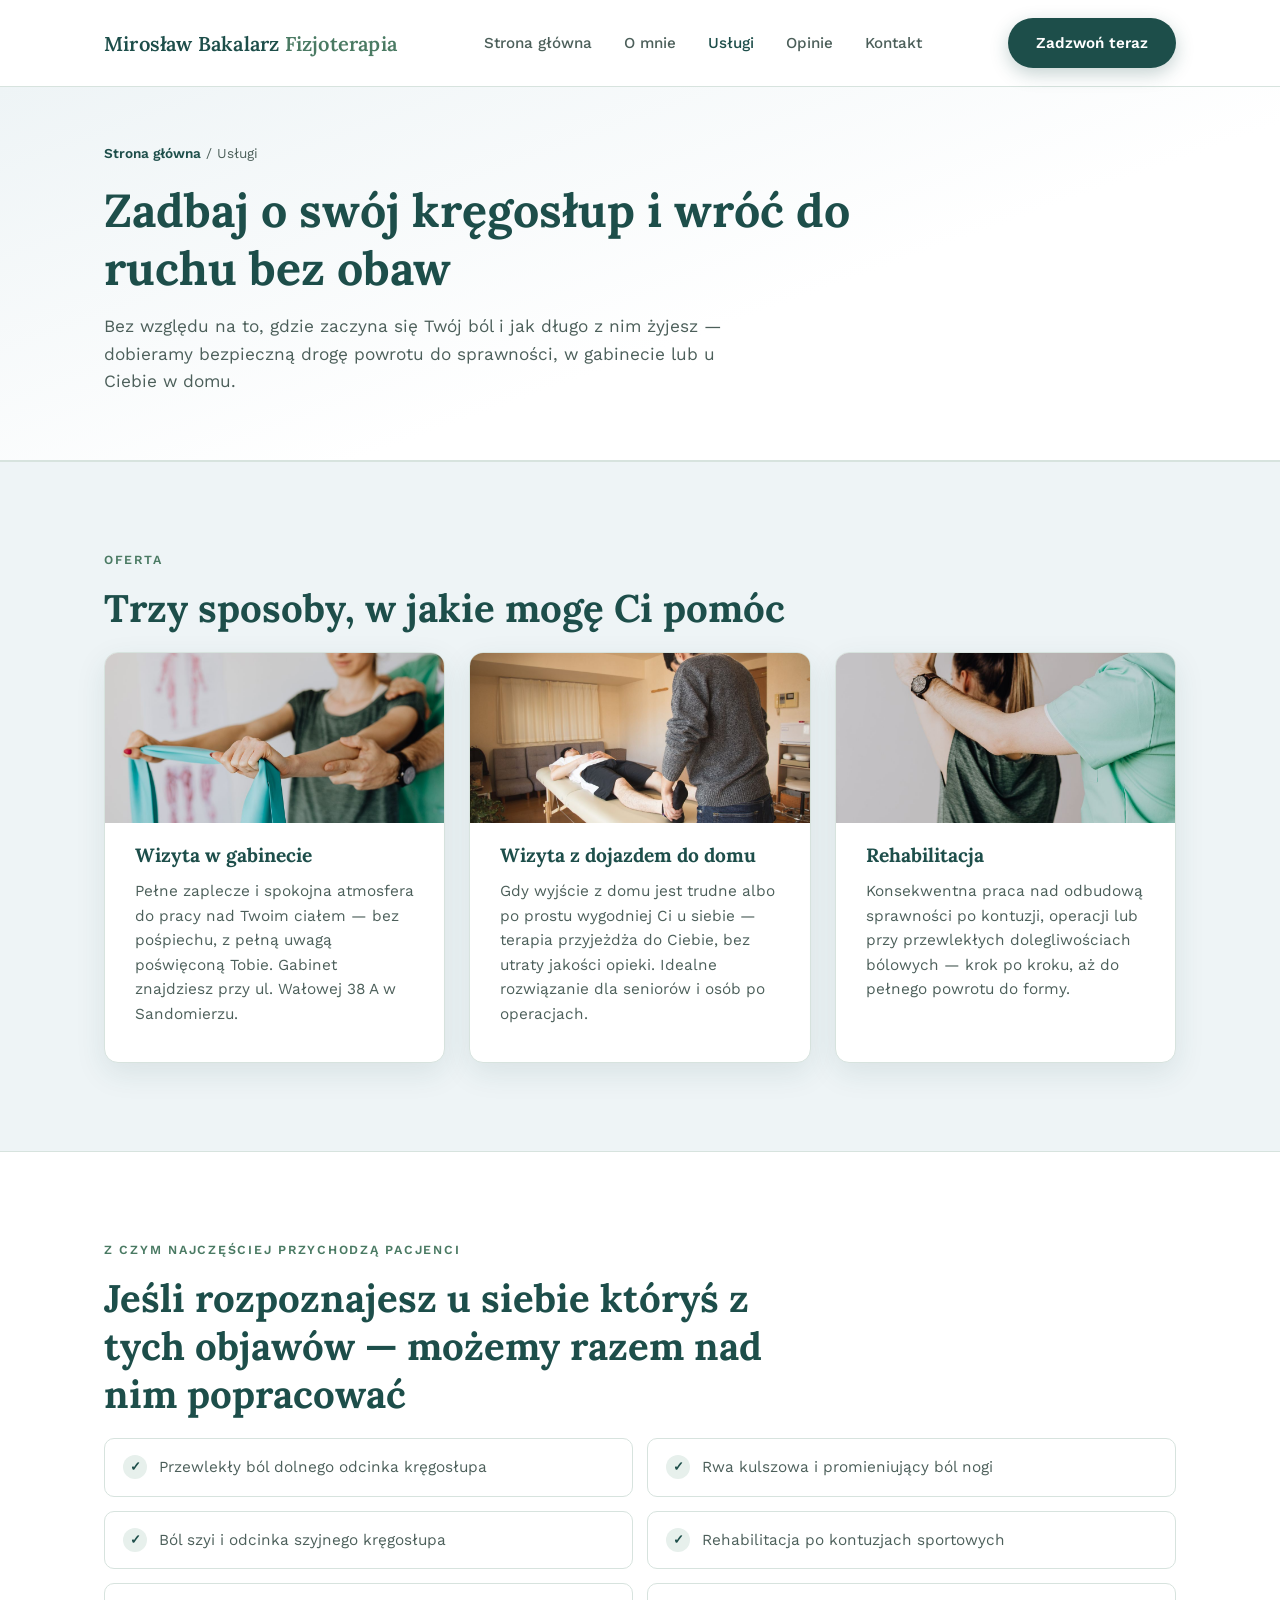
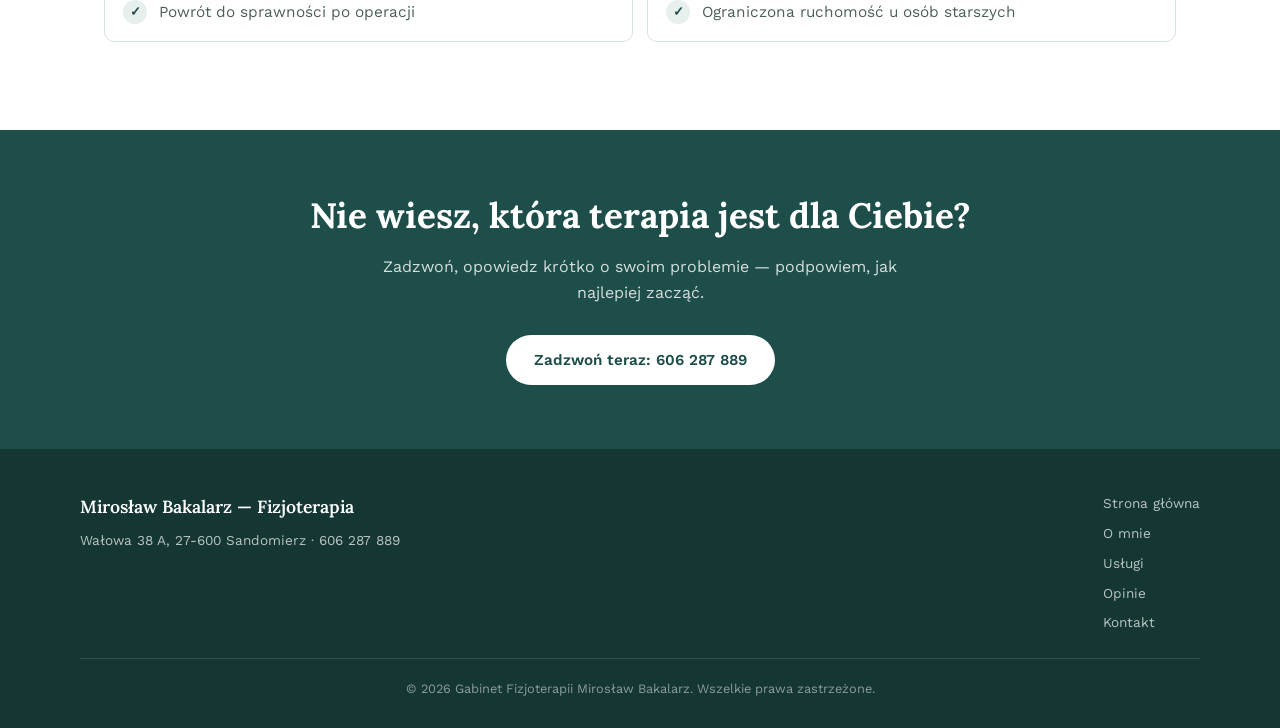
<file: uslugi.html>
<!DOCTYPE html>
<html lang="pl">
<head>
<meta charset="UTF-8">
<meta name="viewport" content="width=device-width, initial-scale=1.0">
<title>Usługi fizjoterapeutyczne Sandomierz — rehabilitacja i wizyty domowe</title>
<meta name="description" content="Fizjoterapia w Sandomierzu: wizyty w gabinecie, wizyty z dojazdem do domu i rehabilitacja. Terapia bólu kręgosłupa, rwy kulszowej i powrót do sprawności po kontuzji.">
<link rel="canonical" href="https://bakalarz-fizjoterapia.vercel.app/uslugi.html">
<link rel="preconnect" href="https://fonts.googleapis.com">
<link rel="preconnect" href="https://fonts.gstatic.com" crossorigin>
<link href="https://fonts.googleapis.com/css2?family=Lora:wght@500;600;700&family=Work+Sans:wght@300;400;500;600&display=swap" rel="stylesheet">
<link rel="stylesheet" href="style.css">
<script type="application/ld+json">
{
  "@context": "https://schema.org",
  "@type": "MedicalBusiness",
  "name": "Gabinet Fizjoterapii Mirosław Bakalarz",
  "telephone": "+48606287889",
  "priceRange": "$$",
  "address": {
    "@type": "PostalAddress",
    "streetAddress": "Wałowa 38 A",
    "addressLocality": "Sandomierz",
    "postalCode": "27-600",
    "addressCountry": "PL"
  },
  "areaServed": "Sandomierz",
  "openingHours": "Mo-Su 00:00-23:59"
}
</script>
</head>
<body>

<header>
  <nav class="nav">
    <a href="index.html" class="logo">Mirosław Bakalarz <span>Fizjoterapia</span></a>
    <div class="nav-links">
      <a href="index.html">Strona główna</a>
      <a href="o-mnie.html">O mnie</a>
      <a href="uslugi.html">Usługi</a>
      <a href="opinie.html">Opinie</a>
      <a href="kontakt.html">Kontakt</a>
    </div>
    <a href="tel:606287889" class="btn btn-primary nav-cta">Zadzwoń teraz</a>
    <button class="burger" id="burgerBtn" aria-label="Otwórz menu">☰</button>
  </nav>
  <div class="mobile-menu" id="mobileMenu">
    <a href="index.html">Strona główna</a>
    <a href="o-mnie.html">O mnie</a>
    <a href="uslugi.html">Usługi</a>
    <a href="opinie.html">Opinie</a>
    <a href="kontakt.html">Kontakt</a>
    <a href="tel:606287889" style="border:none; color: var(--deep-teal); font-weight:700;">Zadzwoń teraz: 606 287 889</a>
  </div>
</header>

<section class="page-hero">
  <div class="container">
    <div class="breadcrumb"><a href="index.html">Strona główna</a> / Usługi</div>
    <h1>Zadbaj o swój kręgosłup i wróć do ruchu bez obaw</h1>
    <p class="lead">Bez względu na to, gdzie zaczyna się Twój ból i jak długo z nim żyjesz — dobieramy bezpieczną drogę powrotu do sprawności, w gabinecie lub u Ciebie w domu.</p>
  </div>
</section>

<section class="services">
  <div class="container">
    <span class="section-label">Oferta</span>
    <h2 class="section-title">Trzy sposoby, w jakie mogę Ci pomóc</h2>
    <div class="cards">
      <div class="card">
        <img src="images/usluga-gabinet.jpg" alt="Wnętrze gabinetu fizjoterapii" class="card-img">
        <h3>Wizyta w gabinecie</h3>
        <p>Pełne zaplecze i spokojna atmosfera do pracy nad Twoim ciałem — bez pośpiechu, z pełną uwagą poświęconą Tobie. Gabinet znajdziesz przy ul. Wałowej 38 A w Sandomierzu.</p>
      </div>
      <div class="card">
        <img src="images/usluga-dojazd.jpg" alt="Wizyta fizjoterapeutyczna z dojazdem do domu pacjenta" class="card-img">
        <h3>Wizyta z dojazdem do domu</h3>
        <p>Gdy wyjście z domu jest trudne albo po prostu wygodniej Ci u siebie — terapia przyjeżdża do Ciebie, bez utraty jakości opieki. Idealne rozwiązanie dla seniorów i osób po operacjach.</p>
      </div>
      <div class="card">
        <img src="images/usluga-rehabilitacja.jpg" alt="Ćwiczenia rehabilitacyjne pod okiem fizjoterapeuty" class="card-img">
        <h3>Rehabilitacja</h3>
        <p>Konsekwentna praca nad odbudową sprawności po kontuzji, operacji lub przy przewlekłych dolegliwościach bólowych — krok po kroku, aż do pełnego powrotu do formy.</p>
      </div>
    </div>
  </div>
</section>

<section class="about">
  <div class="container">
    <span class="section-label">Z czym najczęściej przychodzą pacjenci</span>
    <h2 class="section-title">Jeśli rozpoznajesz u siebie któryś z tych objawów — możemy razem nad nim popracować</h2>
    <ul class="condition-list">
      <li><span class="dot">✓</span> Przewlekły ból dolnego odcinka kręgosłupa</li>
      <li><span class="dot">✓</span> Rwa kulszowa i promieniujący ból nogi</li>
      <li><span class="dot">✓</span> Ból szyi i odcinka szyjnego kręgosłupa</li>
      <li><span class="dot">✓</span> Rehabilitacja po kontuzjach sportowych</li>
      <li><span class="dot">✓</span> Powrót do sprawności po operacji</li>
      <li><span class="dot">✓</span> Ograniczona ruchomość u osób starszych</li>
    </ul>
  </div>
</section>

<div class="cta-strip">
  <h2>Nie wiesz, która terapia jest dla Ciebie?</h2>
  <p>Zadzwoń, opowiedz krótko o swoim problemie — podpowiem, jak najlepiej zacząć.</p>
  <a href="tel:606287889" class="btn btn-primary">Zadzwoń teraz: 606 287 889</a>
</div>

<footer>
  <div class="footer-inner">
    <div>
      <div class="footer-logo">Mirosław Bakalarz — Fizjoterapia</div>
      <p>Wałowa 38 A, 27-600 Sandomierz · 606 287 889</p>
    </div>
    <ul class="footer-links">
      <a href="index.html">Strona główna</a>
      <a href="o-mnie.html">O mnie</a>
      <a href="uslugi.html">Usługi</a>
      <a href="opinie.html">Opinie</a>
      <a href="kontakt.html">Kontakt</a>
    </ul>
  </div>
  <div class="footer-bottom">
    © <span id="year"></span> Gabinet Fizjoterapii Mirosław Bakalarz. Wszelkie prawa zastrzeżone.
  </div>
</footer>

<script src="script.js"></script>
</body>
</html>
</file>
<file: style.css>
:root {
  --deep-teal: #1d4e4a;
  --sage: #4a7a63;
  --sage-light: #e7f0ec;
  --sky: #eef4f6;
  --ink: #1c2b28;
  --ink-soft: #4c5f5a;
  --white: #ffffff;
  --gold: #c8a15a;
  --border: #d7e3de;
  --radius: 14px;
  --shadow: 0 10px 30px rgba(29, 78, 74, 0.10);
}

* { box-sizing: border-box; margin: 0; padding: 0; }

html { scroll-behavior: smooth; }

body {
  font-family: 'Work Sans', sans-serif;
  color: var(--ink);
  background: var(--white);
  line-height: 1.6;
  font-weight: 400;
  -webkit-font-smoothing: antialiased;
}

h1, h2, h3, .logo {
  font-family: 'Lora', serif;
  color: var(--deep-teal);
  line-height: 1.25;
}

a { text-decoration: none; color: inherit; }
img { max-width: 100%; display: block; }

.container {
  max-width: 1120px;
  margin: 0 auto;
  padding: 0 24px;
}

section { padding: 88px 0; }

.section-label {
  text-transform: uppercase;
  letter-spacing: 0.14em;
  font-size: 0.78rem;
  font-weight: 600;
  color: var(--sage);
  margin-bottom: 14px;
  display: block;
}

.section-title {
  font-size: clamp(1.8rem, 3vw, 2.5rem);
  margin-bottom: 20px;
  max-width: 720px;
}

.section-sub {
  color: var(--ink-soft);
  font-size: 1.05rem;
  max-width: 640px;
  margin-bottom: 48px;
}

/* HEADER */
header {
  position: sticky;
  top: 0;
  z-index: 100;
  background: rgba(255, 255, 255, 0.92);
  backdrop-filter: blur(8px);
  border-bottom: 1px solid var(--border);
}

.nav {
  display: flex;
  align-items: center;
  justify-content: space-between;
  padding: 18px 24px;
  max-width: 1120px;
  margin: 0 auto;
}

.logo {
  font-size: 1.25rem;
  font-weight: 600;
  letter-spacing: 0.01em;
}
.logo span { color: var(--sage); }

.nav-links {
  display: none;
  gap: 32px;
  align-items: center;
  font-size: 0.95rem;
  font-weight: 500;
}
@media (min-width: 860px) {
  .nav-links { display: flex; }
}

.nav-links a {
  color: var(--ink-soft);
  transition: color 0.2s ease;
}
.nav-links a:hover, .nav-links a[aria-current="page"] { color: var(--deep-teal); }

.btn {
  display: inline-block;
  padding: 13px 28px;
  border-radius: 50px;
  font-weight: 600;
  font-size: 0.95rem;
  transition: all 0.25s ease;
  cursor: pointer;
  border: none;
}

.btn-primary {
  background: var(--deep-teal);
  color: var(--white);
  box-shadow: 0 6px 18px rgba(29, 78, 74, 0.25);
}
.btn-primary:hover {
  background: #163f3b;
  transform: translateY(-2px);
  box-shadow: 0 10px 24px rgba(29, 78, 74, 0.3);
}

.btn-outline {
  background: transparent;
  border: 1.5px solid var(--deep-teal);
  color: var(--deep-teal);
}
.btn-outline:hover {
  background: var(--deep-teal);
  color: var(--white);
}

.nav-cta { display: none; }
@media (min-width: 860px) { .nav-cta { display: inline-block; } }

.burger {
  display: block;
  background: none;
  border: none;
  font-size: 1.6rem;
  color: var(--deep-teal);
  cursor: pointer;
}
@media (min-width: 860px) { .burger { display: none; } }

.mobile-menu {
  display: none;
  flex-direction: column;
  gap: 4px;
  padding: 12px 24px 22px;
  border-top: 1px solid var(--border);
  background: var(--white);
}
.mobile-menu.open { display: flex; }
.mobile-menu a {
  padding: 12px 0;
  font-weight: 500;
  color: var(--ink-soft);
  border-bottom: 1px solid var(--sage-light);
}
.mobile-menu a[aria-current="page"] { color: var(--deep-teal); }
@media (min-width: 860px) { .mobile-menu { display: none !important; } }

/* HERO (strona główna) */
.hero {
  background: linear-gradient(160deg, var(--sky) 0%, #ffffff 60%);
  padding: 72px 0 96px;
  position: relative;
  overflow: hidden;
}

.hero-grid {
  display: grid;
  grid-template-columns: 1fr;
  gap: 48px;
  align-items: center;
}
@media (min-width: 900px) {
  .hero-grid { grid-template-columns: 1.1fr 0.9fr; }
}

.hero-badge {
  display: inline-flex;
  align-items: center;
  gap: 8px;
  background: var(--sage-light);
  color: var(--deep-teal);
  font-size: 0.85rem;
  font-weight: 600;
  padding: 8px 16px;
  border-radius: 50px;
  margin-bottom: 24px;
}

.hero h1 {
  font-size: clamp(2.2rem, 5vw, 3.4rem);
  margin-bottom: 22px;
  letter-spacing: -0.01em;
}

.hero p.lead {
  font-size: 1.15rem;
  color: var(--ink-soft);
  max-width: 520px;
  margin-bottom: 34px;
}

.hero-actions {
  display: flex;
  flex-wrap: wrap;
  gap: 14px;
  margin-bottom: 36px;
}

.hero-trust {
  display: flex;
  flex-wrap: wrap;
  gap: 28px;
  align-items: center;
  font-size: 0.92rem;
  color: var(--ink-soft);
}
.hero-trust strong { color: var(--deep-teal); }
.trust-icon { vertical-align: -2px; margin-right: 2px; }

.stars { color: var(--gold); letter-spacing: 2px; font-size: 1rem; }

.hero-visual {
  background: var(--deep-teal);
  border-radius: 24px;
  aspect-ratio: 4 / 5;
  position: relative;
  overflow: hidden;
  box-shadow: var(--shadow);
  display: flex;
  align-items: flex-end;
  padding: 32px;
}
.hero-visual-img {
  position: absolute;
  inset: 0;
  width: 100%;
  height: 100%;
  object-fit: cover;
}
.hero-visual-overlay {
  position: absolute;
  inset: 0;
  background:
    linear-gradient(0deg, rgba(20,55,51,0.75) 0%, rgba(20,55,51,0.15) 55%, rgba(20,55,51,0.05) 100%),
    radial-gradient(circle at 80% 15%, rgba(200,161,90,0.35), transparent 50%);
}
.hero-visual-text {
  position: relative;
  color: var(--white);
}
.hero-visual-text .big {
  font-family: 'Lora', serif;
  font-size: 2.6rem;
  font-weight: 700;
  display: block;
}
.hero-visual-text .label {
  font-size: 0.85rem;
  letter-spacing: 0.08em;
  text-transform: uppercase;
  color: rgba(255,255,255,0.75);
}

/* PAGE HERO (podstrony) */
.page-hero {
  background: linear-gradient(160deg, var(--sky) 0%, #ffffff 60%);
  padding: 56px 0 64px;
  border-bottom: 1px solid var(--border);
}
.breadcrumb {
  font-size: 0.85rem;
  color: var(--ink-soft);
  margin-bottom: 16px;
}
.breadcrumb a {
  color: var(--deep-teal);
  font-weight: 600;
}
.breadcrumb a:hover { text-decoration: underline; }
.page-hero h1 {
  font-size: clamp(2rem, 4.2vw, 2.9rem);
  max-width: 760px;
  margin-bottom: 16px;
}
.page-hero p.lead {
  color: var(--ink-soft);
  font-size: 1.08rem;
  max-width: 620px;
}

/* O NAS / O MNIE */
.about {
  background: var(--white);
}
.about-grid {
  display: grid;
  grid-template-columns: 1fr;
  gap: 56px;
}
@media (min-width: 900px) {
  .about-grid { grid-template-columns: 0.9fr 1.1fr; align-items: center; }
}

.about-card {
  background: var(--sage-light);
  border-radius: var(--radius);
  padding: 40px;
  border: 1px solid var(--border);
  overflow: hidden;
}
.about-card .photo {
  width: calc(100% + 80px);
  max-width: none;
  height: 240px;
  object-fit: cover;
  margin: -40px -40px 24px;
  display: block;
}
.about-card .quote {
  font-family: 'Lora', serif;
  font-size: 1.3rem;
  color: var(--deep-teal);
  font-style: italic;
  margin-bottom: 18px;
}
.about-card .who {
  font-weight: 600;
  color: var(--ink);
}
.about-card .who span {
  display: block;
  font-weight: 400;
  font-size: 0.88rem;
  color: var(--ink-soft);
  margin-top: 2px;
}

.about-points {
  list-style: none;
  margin-top: 28px;
  display: grid;
  gap: 18px;
}
.about-points li {
  display: flex;
  gap: 14px;
  align-items: flex-start;
  font-size: 1rem;
  color: var(--ink-soft);
}
.about-points .dot {
  flex-shrink: 0;
  width: 28px;
  height: 28px;
  border-radius: 50%;
  background: var(--sage-light);
  color: var(--deep-teal);
  display: flex;
  align-items: center;
  justify-content: center;
  font-size: 0.9rem;
  font-weight: 700;
}

.values-grid {
  display: grid;
  grid-template-columns: 1fr;
  gap: 24px;
  margin-top: 8px;
}
@media (min-width: 700px) {
  .values-grid { grid-template-columns: repeat(3, 1fr); }
}
.value-item {
  background: var(--sky);
  border: 1px solid var(--border);
  border-radius: var(--radius);
  padding: 28px 26px;
}
.value-item .card-icon { margin-bottom: 16px; }
.value-item h3 { font-size: 1.1rem; margin-bottom: 10px; }
.value-item p { color: var(--ink-soft); font-size: 0.95rem; }

/* USŁUGI */
.services {
  background: var(--sky);
  border-top: 1px solid var(--border);
  border-bottom: 1px solid var(--border);
}

.cards {
  display: grid;
  grid-template-columns: 1fr;
  gap: 24px;
}
@media (min-width: 700px) {
  .cards { grid-template-columns: repeat(3, 1fr); }
}

.card {
  background: var(--white);
  border-radius: var(--radius);
  padding: 36px 30px;
  border: 1px solid var(--border);
  box-shadow: var(--shadow);
  transition: transform 0.25s ease, box-shadow 0.25s ease;
  overflow: hidden;
}
.card:hover {
  transform: translateY(-6px);
  box-shadow: 0 16px 36px rgba(29,78,74,0.14);
}

.card-img {
  width: calc(100% + 60px);
  max-width: none;
  height: 170px;
  object-fit: cover;
  margin: -36px -30px 20px;
  display: block;
}

.card-icon {
  width: 52px;
  height: 52px;
  border-radius: 12px;
  background: var(--sage-light);
  color: var(--deep-teal);
  display: flex;
  align-items: center;
  justify-content: center;
  font-size: 1.5rem;
  margin-bottom: 20px;
}

.card h3 {
  font-size: 1.2rem;
  margin-bottom: 12px;
}
.card p {
  color: var(--ink-soft);
  font-size: 0.96rem;
}

.teaser-link {
  display: inline-flex;
  align-items: center;
  gap: 6px;
  margin-top: 44px;
  font-weight: 600;
  color: var(--deep-teal);
}
.teaser-link:hover { text-decoration: underline; }

/* Lista dolegliwości */
.condition-list {
  list-style: none;
  display: grid;
  grid-template-columns: 1fr;
  gap: 14px;
  margin-top: 8px;
}
@media (min-width: 700px) {
  .condition-list { grid-template-columns: repeat(2, 1fr); }
}
.condition-list li {
  display: flex;
  gap: 12px;
  align-items: flex-start;
  background: var(--white);
  border: 1px solid var(--border);
  border-radius: 10px;
  padding: 16px 18px;
  font-size: 0.96rem;
  color: var(--ink-soft);
}
.condition-list .dot {
  flex-shrink: 0;
  width: 24px;
  height: 24px;
  border-radius: 50%;
  background: var(--sage-light);
  color: var(--deep-teal);
  display: flex;
  align-items: center;
  justify-content: center;
  font-size: 0.8rem;
  font-weight: 700;
}

/* OPINIE */
.reviews { background: var(--white); }

.review-grid {
  display: grid;
  grid-template-columns: 1fr;
  gap: 22px;
}
@media (min-width: 780px) {
  .review-grid { grid-template-columns: repeat(3, 1fr); }
}

.review {
  background: var(--sky);
  border: 1px solid var(--border);
  border-radius: var(--radius);
  padding: 28px;
}
.review .stars { display: block; margin-bottom: 14px; }
.review p {
  color: var(--ink);
  font-size: 0.98rem;
  margin-bottom: 18px;
}
.review .author {
  font-weight: 600;
  font-size: 0.9rem;
  color: var(--deep-teal);
}
.review .when {
  font-size: 0.82rem;
  color: var(--ink-soft);
}

.rating-banner {
  display: flex;
  flex-wrap: wrap;
  gap: 24px;
  align-items: center;
  justify-content: center;
  background: var(--deep-teal);
  color: var(--white);
  border-radius: var(--radius);
  padding: 28px 32px;
  margin-bottom: 48px;
  text-align: center;
}
.rating-banner .num {
  font-family: 'Lora', serif;
  font-size: 2.4rem;
  font-weight: 700;
}
.rating-banner .stars { color: var(--gold); }
.rating-banner .sub { font-size: 0.9rem; color: rgba(255,255,255,0.8); }

.review-cta {
  margin-top: 40px;
  text-align: center;
  background: var(--sky);
  border: 1px solid var(--border);
  border-radius: var(--radius);
  padding: 32px 24px;
}
.review-cta p {
  color: var(--ink-soft);
  font-size: 1rem;
  max-width: 480px;
  margin: 0 auto 18px;
}

/* KONTAKT */
.contact {
  background: var(--sage-light);
}

.contact-grid {
  display: grid;
  grid-template-columns: 1fr;
  gap: 48px;
}
@media (min-width: 900px) {
  .contact-grid { grid-template-columns: 0.9fr 1.1fr; }
}

.contact-info {
  display: flex;
  flex-direction: column;
  gap: 22px;
}
.contact-item {
  display: flex;
  gap: 16px;
  align-items: flex-start;
  background: var(--white);
  border: 1px solid var(--border);
  border-radius: var(--radius);
  padding: 20px 22px;
}
.contact-item .ico {
  width: 42px;
  height: 42px;
  border-radius: 10px;
  background: var(--sage-light);
  color: var(--deep-teal);
  display: flex;
  align-items: center;
  justify-content: center;
  flex-shrink: 0;
  font-size: 1.2rem;
}
.contact-item h4 {
  font-family: 'Lora', serif;
  color: var(--deep-teal);
  font-size: 1rem;
  margin-bottom: 4px;
}
.contact-item p, .contact-item a {
  color: var(--ink-soft);
  font-size: 0.95rem;
}
.contact-item a:hover { color: var(--deep-teal); }

.map-embed {
  border-radius: var(--radius);
  overflow: hidden;
  border: 1px solid var(--border);
  box-shadow: var(--shadow);
}
.map-embed iframe {
  width: 100%;
  height: 260px;
  border: 0;
  display: block;
}

.form-card {
  background: var(--white);
  border-radius: var(--radius);
  padding: 40px;
  border: 1px solid var(--border);
  box-shadow: var(--shadow);
}
.form-card h3 {
  font-size: 1.3rem;
  margin-bottom: 8px;
}
.form-card .sub {
  color: var(--ink-soft);
  font-size: 0.92rem;
  margin-bottom: 28px;
}

.field { margin-bottom: 18px; }
.field label {
  display: block;
  font-size: 0.88rem;
  font-weight: 600;
  color: var(--ink);
  margin-bottom: 6px;
}
.field input, .field textarea {
  width: 100%;
  padding: 13px 15px;
  border-radius: 10px;
  border: 1.5px solid var(--border);
  font-family: inherit;
  font-size: 0.95rem;
  color: var(--ink);
  background: var(--sky);
  transition: border-color 0.2s ease;
}
.field input:focus, .field textarea:focus {
  outline: none;
  border-color: var(--sage);
}
.field textarea { resize: vertical; min-height: 110px; }

.form-note {
  font-size: 0.82rem;
  color: var(--ink-soft);
  margin-top: 10px;
}

.form-success {
  display: none;
  background: var(--sage-light);
  color: var(--deep-teal);
  border-radius: 10px;
  padding: 14px 16px;
  font-size: 0.9rem;
  font-weight: 600;
  margin-bottom: 18px;
}
.form-success.show { display: block; }

/* CTA STRIP */
.cta-strip {
  background: var(--deep-teal);
  color: var(--white);
  text-align: center;
  padding: 64px 24px;
}
.cta-strip h2 {
  color: var(--white);
  font-size: clamp(1.6rem, 3.4vw, 2.2rem);
  margin-bottom: 16px;
}
.cta-strip p {
  color: rgba(255,255,255,0.82);
  max-width: 520px;
  margin: 0 auto 30px;
}
.cta-strip .btn-primary {
  background: var(--white);
  color: var(--deep-teal);
  box-shadow: none;
}
.cta-strip .btn-primary:hover {
  background: var(--sage-light);
  transform: translateY(-2px);
}

/* FOOTER */
footer {
  background: #143733;
  color: rgba(255,255,255,0.7);
  padding: 44px 24px 28px;
}
.footer-inner {
  max-width: 1120px;
  margin: 0 auto;
  display: flex;
  flex-wrap: wrap;
  justify-content: space-between;
  gap: 20px;
  align-items: flex-start;
}
.footer-logo {
  font-family: 'Lora', serif;
  color: var(--white);
  font-size: 1.1rem;
  font-weight: 600;
  margin-bottom: 8px;
}
.footer-inner p { font-size: 0.85rem; }
.footer-links {
  list-style: none;
  display: flex;
  flex-direction: column;
  gap: 8px;
  font-size: 0.85rem;
}
.footer-links a:hover { color: var(--white); }
.footer-bottom {
  max-width: 1120px;
  margin: 24px auto 0;
  padding-top: 20px;
  border-top: 1px solid rgba(255,255,255,0.12);
  font-size: 0.8rem;
  text-align: center;
  color: rgba(255,255,255,0.5);
}
</file>
